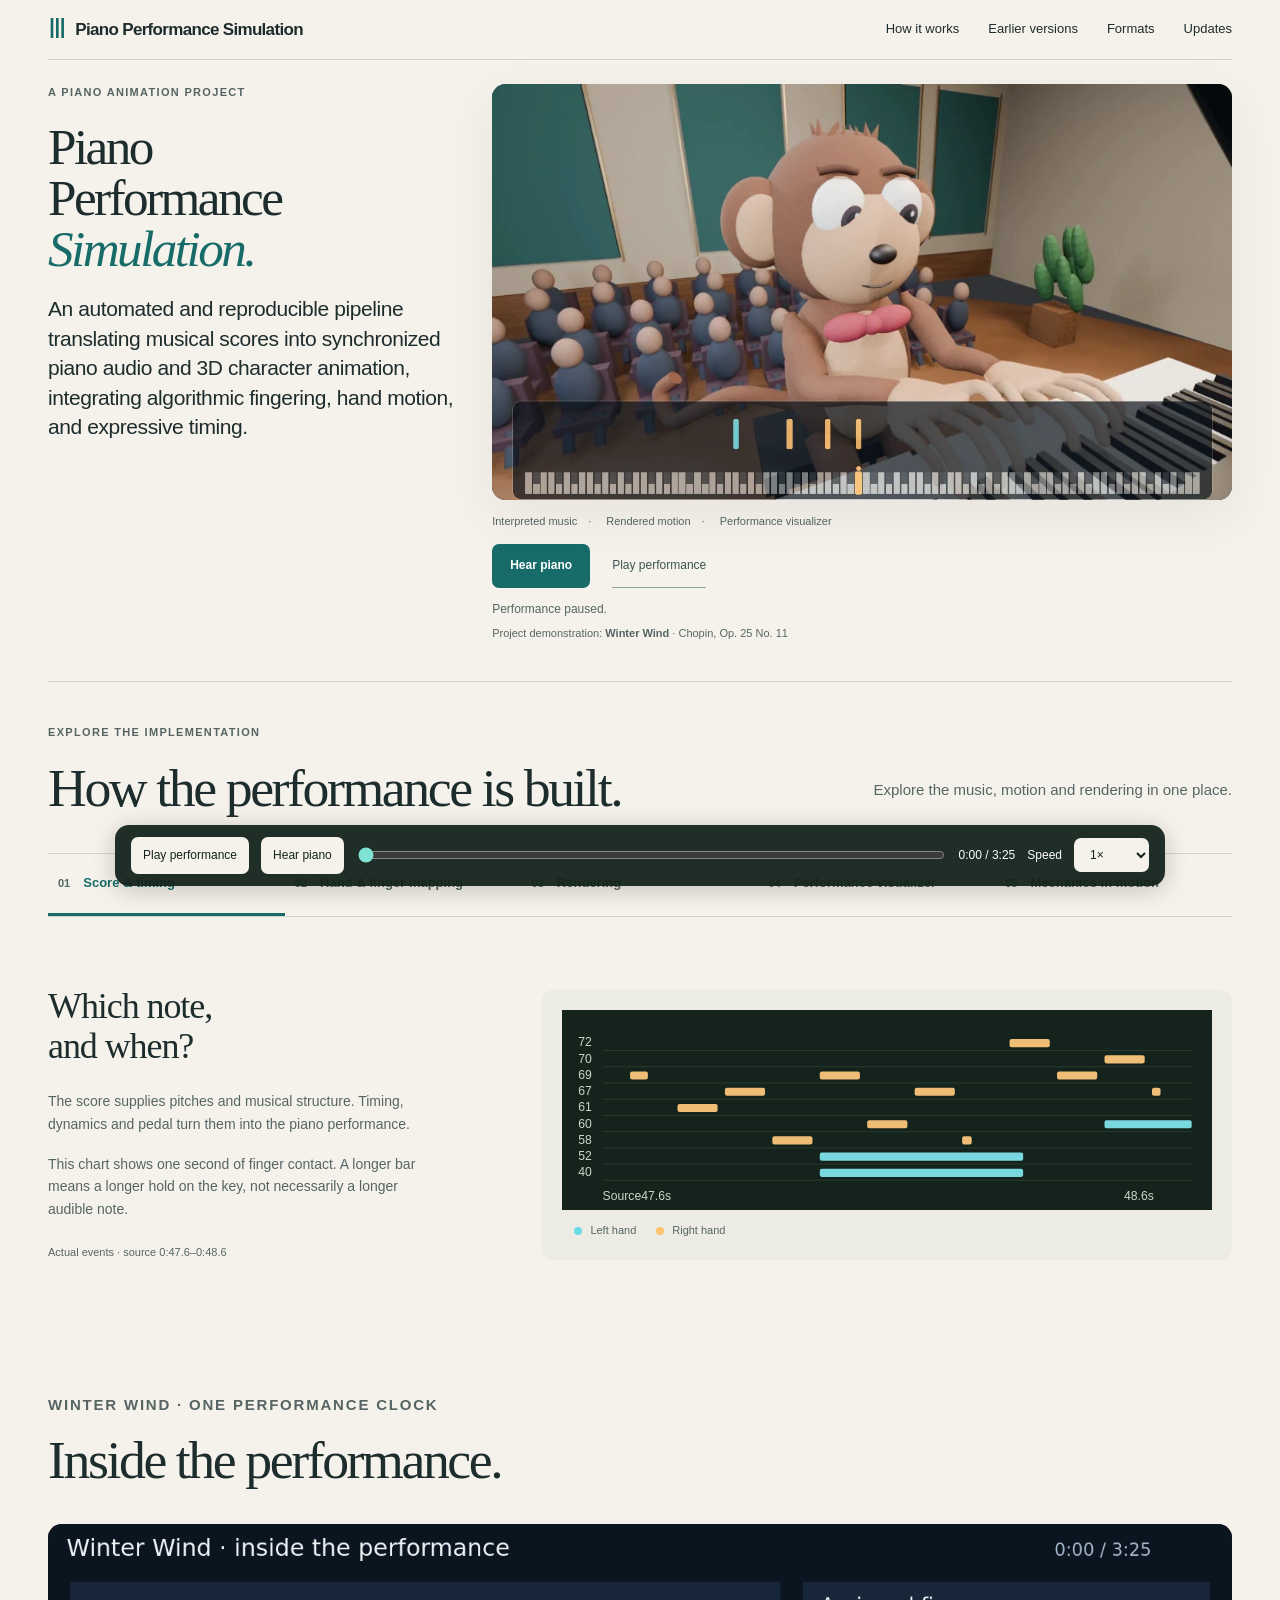
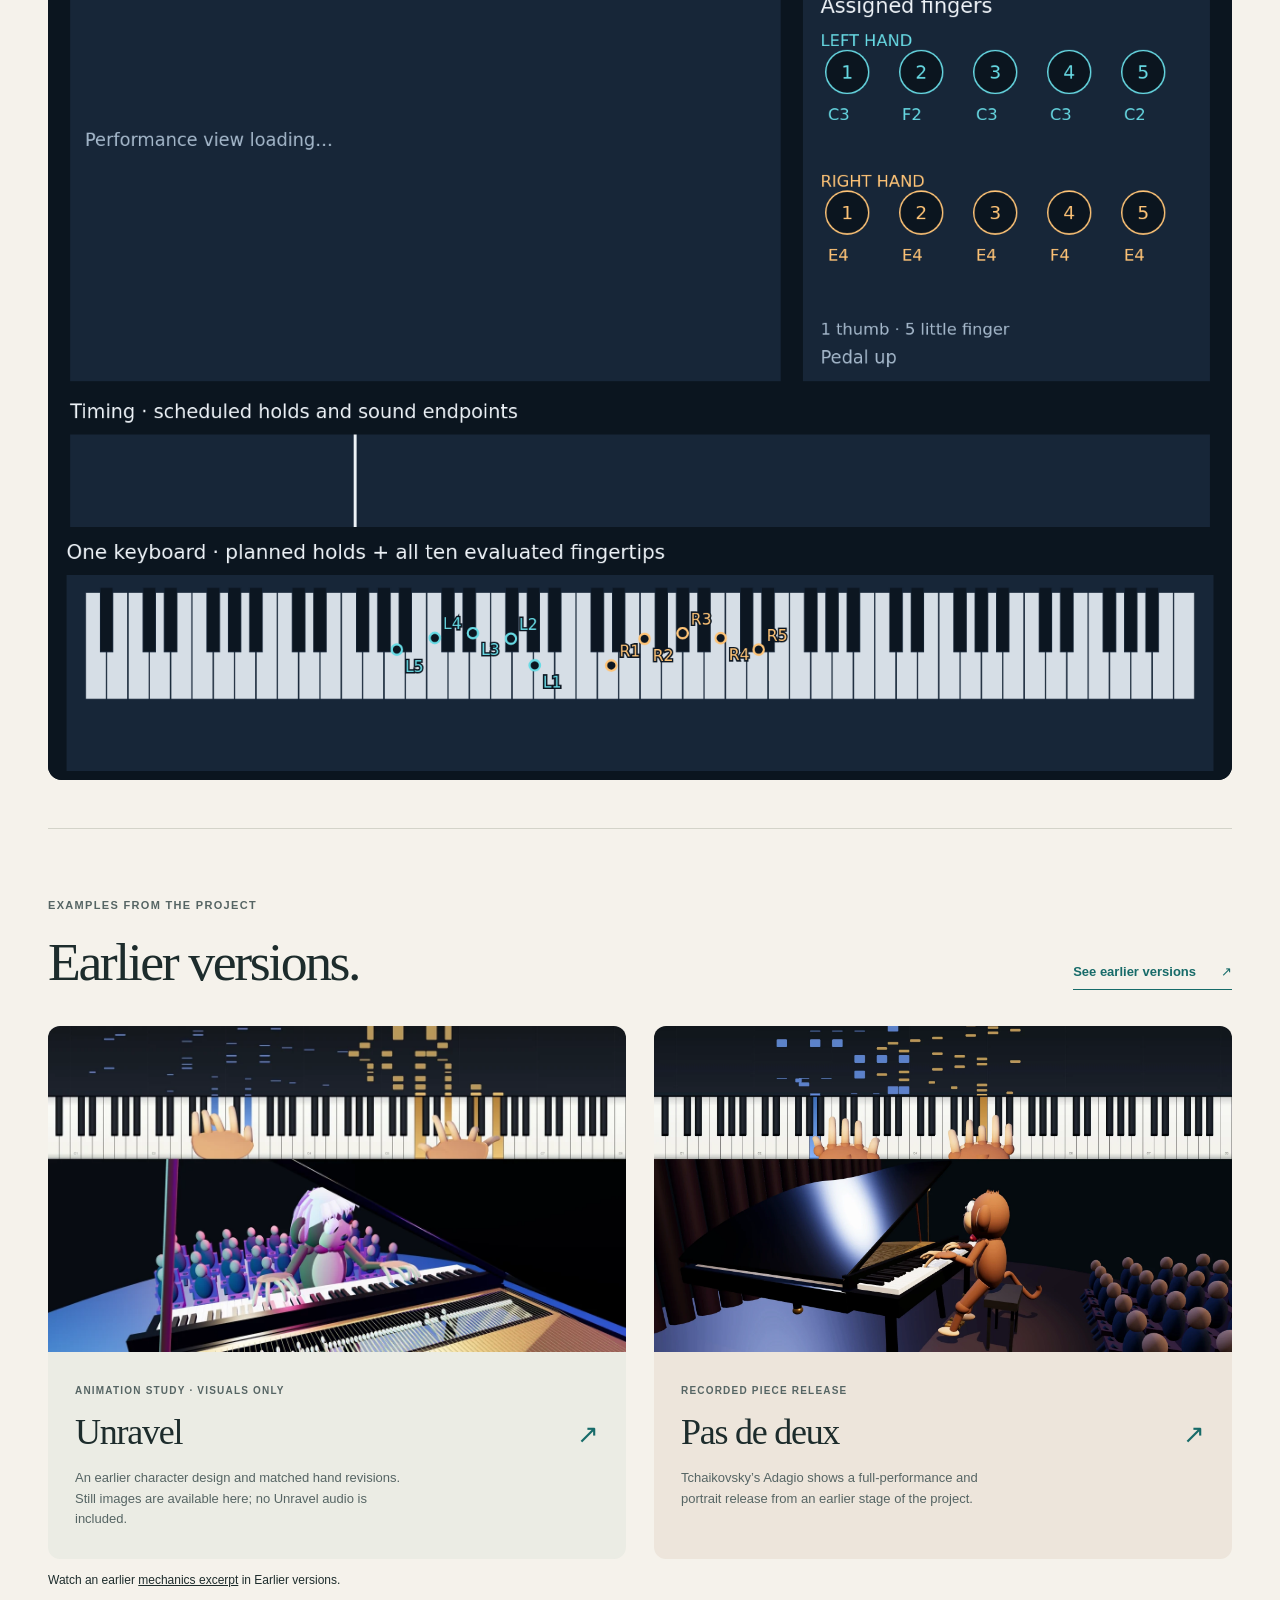
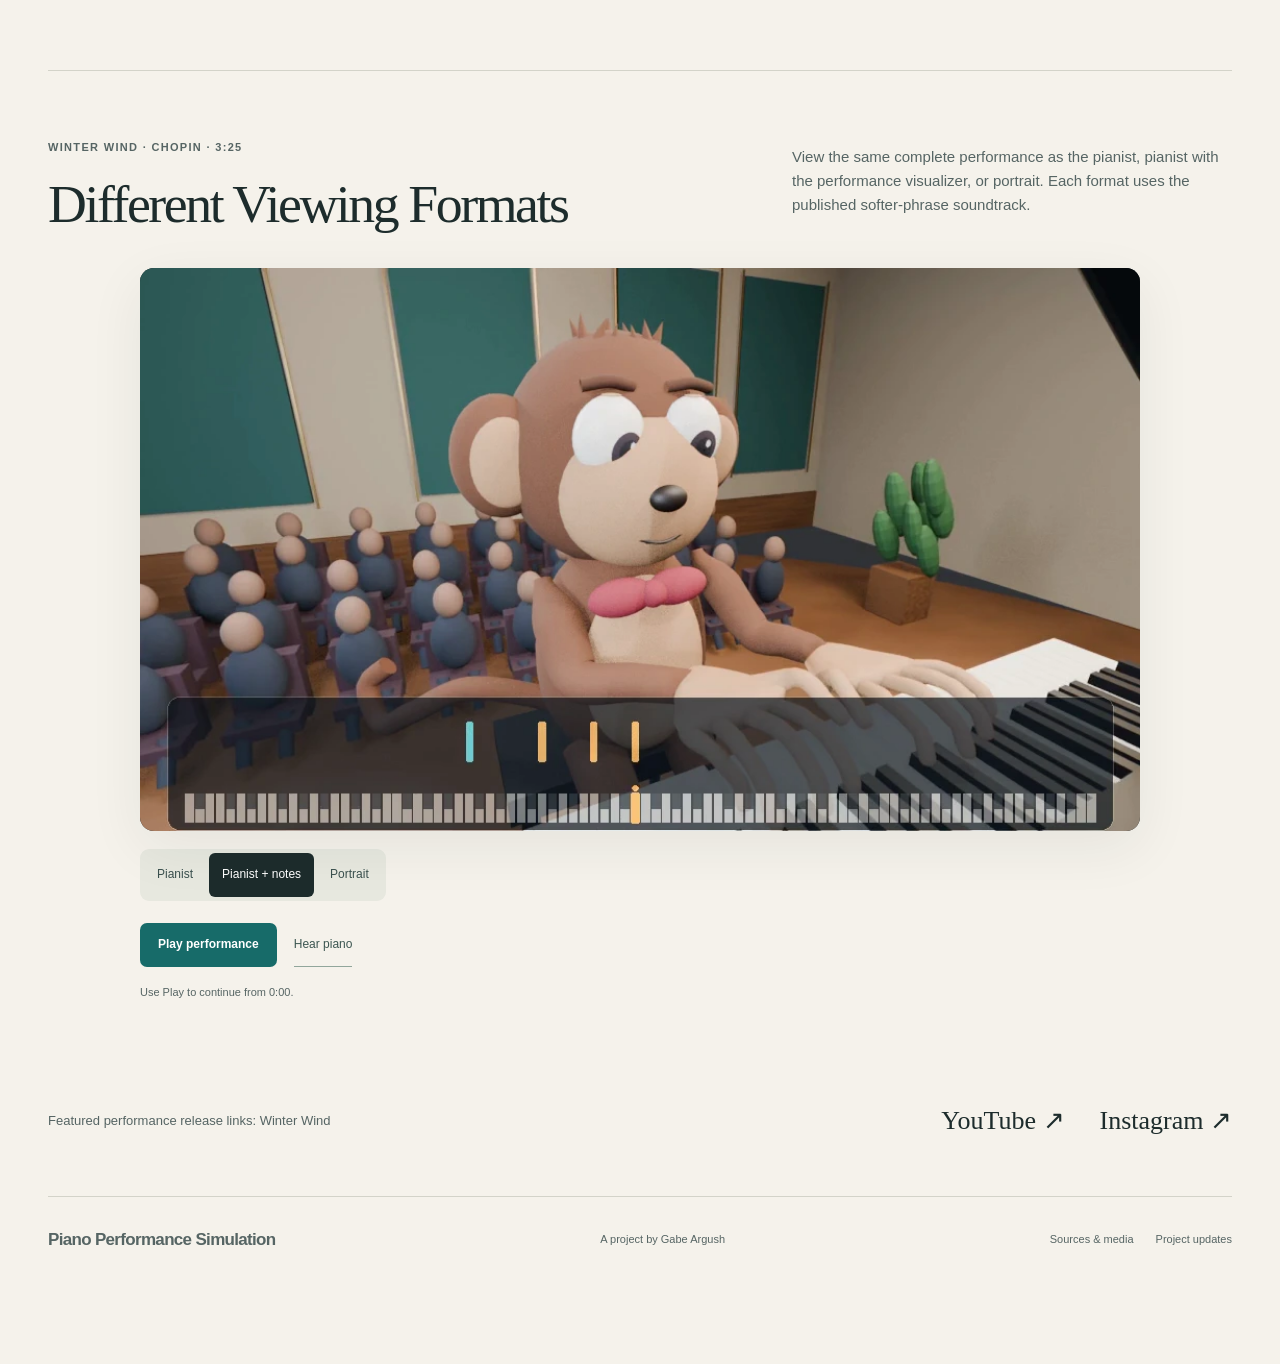
<file: index.html>
<!doctype html><html lang="en"><head><meta charset="utf-8"><meta name="viewport" content="width=device-width,initial-scale=1"><meta name="description" content="Explore Piano Performance Simulation: interpreted note timing, animated fingers and keys, software rendering, falling notes and performance revisions."><meta name="theme-color" content="#f5f2eb"><title>Piano Performance Simulation — From score to animated performance</title><link rel="stylesheet" href="style.css?v=9"><script defer src="media.js"></script><script defer src="performance-data.js?v=8"></script><script defer src="tip-data.js?v=8"></script><script defer src="tip-view.js?v=8"></script><script defer src="key-layout.js?v=9"></script><script defer src="app.js?v=10"></script></head><body>
<a class="skip" href="#main">Skip to the project</a><header class="site-header wrap"><a class="brand" href="index.html"><span class="piano-mark" aria-hidden="true">Ⅲ</span>Piano Performance Simulation</a><nav aria-label="Main navigation"><a href="index.html#process">How it works</a><a href="work.html">Earlier versions</a><a href="index.html#performance">Formats</a><a href="release-log.html">Updates</a></nav></header>
<main id="main"><section class="hero wrap" id="hero" aria-labelledby="project-title"><div class="hero-copy"><p class="eyebrow">A piano animation project</p><h1 id="project-title">Piano<br>Performance<br><em>Simulation.</em></h1><p class="hero-lead">An automated and reproducible pipeline translating musical scores into synchronized piano audio and 3D character animation, integrating algorithmic fingering, hand motion, and expressive timing.</p></div>
<div class="hero-preview" id="hero-preview" data-state="poster"><div class="hero-animation"><img src="assets/winter-wind-poster.webp" alt="Krystian playing Winter Wind in the recital room" class="hero-poster"><video id="hero-video" autoplay muted loop playsinline preload="none" data-src="assets/media/winter-wind-notes.mp4" poster="assets/winter-wind-poster.webp" aria-hidden="true"></video></div><div class="hero-facts"><span>Interpreted music</span><span>Rendered motion</span><span>Performance visualizer</span></div><div class="hero-actions"><button type="button" class="primary" id="hero-sound" aria-pressed="false">Hear preview <span aria-hidden="true">♪</span></button><button type="button" class="quiet-button" id="hero-motion">Pause preview</button></div><p class="hero-preview-status" id="hero-status" role="status">Muted preview · tap to hear the piano.</p><p class="demo-caption">Project demonstration: <strong>Winter Wind</strong> · Chopin, Op. 25 No. 11</p></div></section>

<section class="layers-section wrap" id="process" aria-labelledby="process-title"><div class="section-heading"><div><p class="eyebrow">Explore the implementation</p><h2 id="process-title">How the performance is built.</h2></div><p>Explore the music, motion and rendering in one place.</p></div><div class="process-tabs" role="tablist" aria-label="Explore the project"><button id="tab-score" role="tab" type="button" aria-selected="true" aria-controls="panel-score" tabindex="0" data-tab="score"><span>01</span>Score & timing</button><button id="tab-hands" role="tab" type="button" aria-selected="false" aria-controls="panel-hands" tabindex="-1" data-tab="hands"><span>02</span>Hand & finger mapping</button><button id="tab-scene" role="tab" type="button" aria-selected="false" aria-controls="panel-scene" tabindex="-1" data-tab="scene"><span>03</span>Rendering</button><button id="tab-notes" role="tab" type="button" aria-selected="false" aria-controls="panel-notes" tabindex="-1" data-tab="notes"><span>04</span>Performance visualizer</button><button id="tab-review" role="tab" type="button" aria-selected="false" aria-controls="panel-review" tabindex="-1" data-tab="review"><span>05</span>Mechanics in motion</button></div>
<div class="process-panel" role="tabpanel" id="panel-score" aria-labelledby="tab-score"><div class="panel-copy"><h3>Which note,<br>and when?</h3><p>The score supplies pitches and musical structure. Timing, dynamics and pedal turn them into the piano performance.</p><p>This chart shows one second of finger contact. A longer bar means a longer hold on the key, not necessarily a longer audible note.</p><span class="small-caption">Actual events · source 0:47.6–0:48.6</span></div><figure class="event-figure" tabindex="0" aria-label="Key contact chart, horizontally scrollable on small screens"><img src="assets/contact-events.svg" alt="Actual note contact bars over one second, with cyan for the left hand and amber for the right"><figcaption><i class="dot cyan"></i>Left hand <i class="dot amber"></i>Right hand</figcaption></figure></div>
<div class="process-panel" role="tabpanel" id="panel-hands" aria-labelledby="tab-hands" hidden><div class="panel-copy"><h3>Map a note<br>to a finger.</h3><p>Hand assignments and a fingering plan connect pitches to physical contact. Held notes limit which fingers are free, while the wrist prepares the next reach.</p><p>The diagnostic view shows finger assignments alongside the corresponding earlier performance frame.</p></div><figure><img src="assets/mechanics-fingers.png" alt="Archived finger-assignment diagnostic and matching earlier Unravel performance frame" loading="lazy"><figcaption>Completed walkthrough at 0:28 · earlier Unravel implementation, not a new measurement of Winter Wind.</figcaption></figure></div>
<div class="process-panel" role="tabpanel" id="panel-scene" aria-labelledby="tab-scene" hidden><div class="panel-copy"><h3>Rendering</h3><p>Rendering software turns the animated character, instrument, stage and cameras into video frames. The rig connects joint positions with fingertip targets and moving keys.</p><p>This archived diagnostic projects the right-hand joints beside the finished scene. Its readout belongs to the specific source frame shown.</p></div><figure><img src="assets/mechanics-rig.png" alt="Earlier joint-coordinate diagnostic with computed targets, moving keys and its matching rendered frame" loading="lazy"><figcaption>Completed walkthrough at 0:32 · earlier Unravel rig diagnostic.</figcaption></figure></div>
<div class="process-panel" role="tabpanel" id="panel-notes" aria-labelledby="tab-notes" hidden><div class="panel-copy"><h3>See the notes<br>arrive.</h3><p>The bars enter gradually and reach the keyboard when a note is played. Their positions stay tied to the same pitches as the camera changes.</p><p>The portrait version uses larger, naturally spaced white and black keys. Hand colors come from the performing-hand assignments.</p><button class="text-link" type="button" id="show-portrait">Try the portrait view <span aria-hidden="true">↑</span></button></div><figure class="notes-figure"><img src="assets/notes.webp" alt="Actual portrait note layer with larger white and black keys and cyan and amber note bars" loading="lazy"><figcaption>The note layer from the published portrait layout.</figcaption></figure></div><div class="process-panel" role="tabpanel" id="panel-review" aria-labelledby="tab-review" hidden><div class="panel-copy"><h3>Watch the<br>mechanics change.</h3><p>Timing, finger assignments and rig targets move through the passage. Comparing the diagnostics with the rendered frame helps explain how the motion is built.</p><p>Press Play for a silent excerpt from the completed project walkthrough. It documents an earlier implementation.</p></div><figure><video controls muted playsinline preload="none" poster="assets/mechanics-timing.png" aria-label="Silent earlier mechanics walkthrough: timing, fingers and joint targets"><source src="assets/mechanics-walkthrough.mp4" type="video/mp4"></video><figcaption>Walkthrough 0:22–0:34 · earlier Unravel diagnostics. Audio omitted. The poster remains still until you choose Play.</figcaption></figure></div></section>
<section class="mechanics-demos wrap" id="mechanics-demos" aria-labelledby="demos-title"><div class="section-heading"><div><p class="eyebrow">Winter Wind · one performance clock</p><h2 id="demos-title">Inside the performance.</h2></div></div><div class="combined-diagnostic"><canvas id="diagnostic-canvas" width="1600" height="1157" role="img" aria-label="Winter Wind performance with synchronized timing, pedal, finger assignments, planned key contacts and all ten evaluated fingertips">Your browser cannot display the combined diagnostic. The full performance remains available below.</canvas><video id="diagnostic-video" muted playsinline preload="metadata" hidden aria-hidden="true" tabindex="-1" src="assets/media/winter-wind-clean.mp4"></video></div></section>
<section class="other-section wrap" id="other-work"><div class="section-heading"><div><p class="eyebrow">Examples from the project</p><h2>Earlier versions.</h2></div><a class="text-link" href="work.html">See earlier versions <span aria-hidden="true">↗</span></a></div><div class="work-grid"><a class="work-card" href="work.html#unravel"><img src="assets/unravel.webp" alt="An earlier Unravel animation with a different character design" loading="lazy"><div><span class="eyebrow">Animation study · visuals only</span><h3>Unravel</h3><p>An earlier character design and matched hand revisions. Still images are available here; no Unravel audio is included.</p><span class="card-arrow" aria-hidden="true">↗</span></div></a><a class="work-card warm-card" href="work.html#pas-de-deux"><img src="assets/pas-de-deux.webp" alt="Actual frame from the Pas de deux piano performance" loading="lazy"><div><span class="eyebrow">Recorded piece release</span><h3>Pas de deux</h3><p>Tchaikovsky’s Adagio shows a full-performance and portrait release from an earlier stage of the project.</p><span class="card-arrow" aria-hidden="true">↗</span></div></a></div><p id="demo" class="context-note">Watch an earlier <a href="work.html#demo">mechanics excerpt</a> in Earlier versions.</p></section>
<section class="full-performance wrap" id="performance" aria-labelledby="full-title"><div class="section-heading"><div><p class="eyebrow">Winter Wind · Chopin · 3:25</p><h2 id="full-title">Different Viewing Formats</h2></div><p>View the same complete performance as the pianist, pianist with the performance visualizer, or portrait. Each format uses the published softer-phrase soundtrack.</p></div><div class="player-card"><div class="player-stage" id="player-stage"><video id="performance-video" class="buffer-active" controls playsinline preload="metadata" poster="assets/winter-wind-poster.webp" aria-label="Winter Wind performed by Krystian Zimermonkey"></video><video id="performance-buffer" class="buffer-inactive" playsinline preload="metadata" aria-hidden="true" tabindex="-1" aria-label="Winter Wind performed by Krystian Zimermonkey"></video></div><div class="player-toolbar"><div class="layer-controls" role="group" aria-label="Choose a performance view"><button type="button" data-layer="clean" aria-pressed="false">Pianist</button><button type="button" data-layer="composite" aria-pressed="true">Pianist + notes</button><button type="button" data-layer="portrait" aria-pressed="false">Portrait</button></div></div><div class="playback-row"><button class="primary" id="play-button" type="button">Play performance <span aria-hidden="true">▶</span></button><button class="quiet-button" id="mute-button" type="button" aria-pressed="false">Mute sound</button><span id="playback-status" role="status">Press Play to hear the piano.</span></div></div></section>
<section class="watch-elsewhere wrap"><p>Featured performance release links: Winter Wind</p><a href="https://www.youtube.com/watch?v=rXvrlZtr0l8">YouTube <span aria-hidden="true">↗</span></a><a href="https://www.instagram.com/sillymonkeypiano/reel/Dec8_vFpvfG/">Instagram <span aria-hidden="true">↗</span></a></section></main>
<aside class="master-controls" aria-label="Performance playback while scrolling"><button type="button" id="master-toggle">Play performance</button><button type="button" id="master-mute" aria-pressed="false">Hear piano</button><label for="master-seek" class="sr-only">Performance position</label><input id="master-seek" type="range" min="0" max="204.983333" step="0.016667" value="0"><span id="master-clock">0:00 / 3:25</span><label for="master-rate">Speed</label><select id="master-rate"><option value="0.75">0.75×</option><option value="1" selected>1×</option><option value="1.25">1.25×</option></select><span class="sr-only" id="master-status" role="status"></span></aside><footer class="site-footer wrap"><a class="brand" href="index.html">Piano Performance Simulation</a><span>A project by Gabe Argush</span><div><a href="evidence.html">Sources & media</a><a href="release-log.html">Project updates</a></div></footer></body></html>
</file>
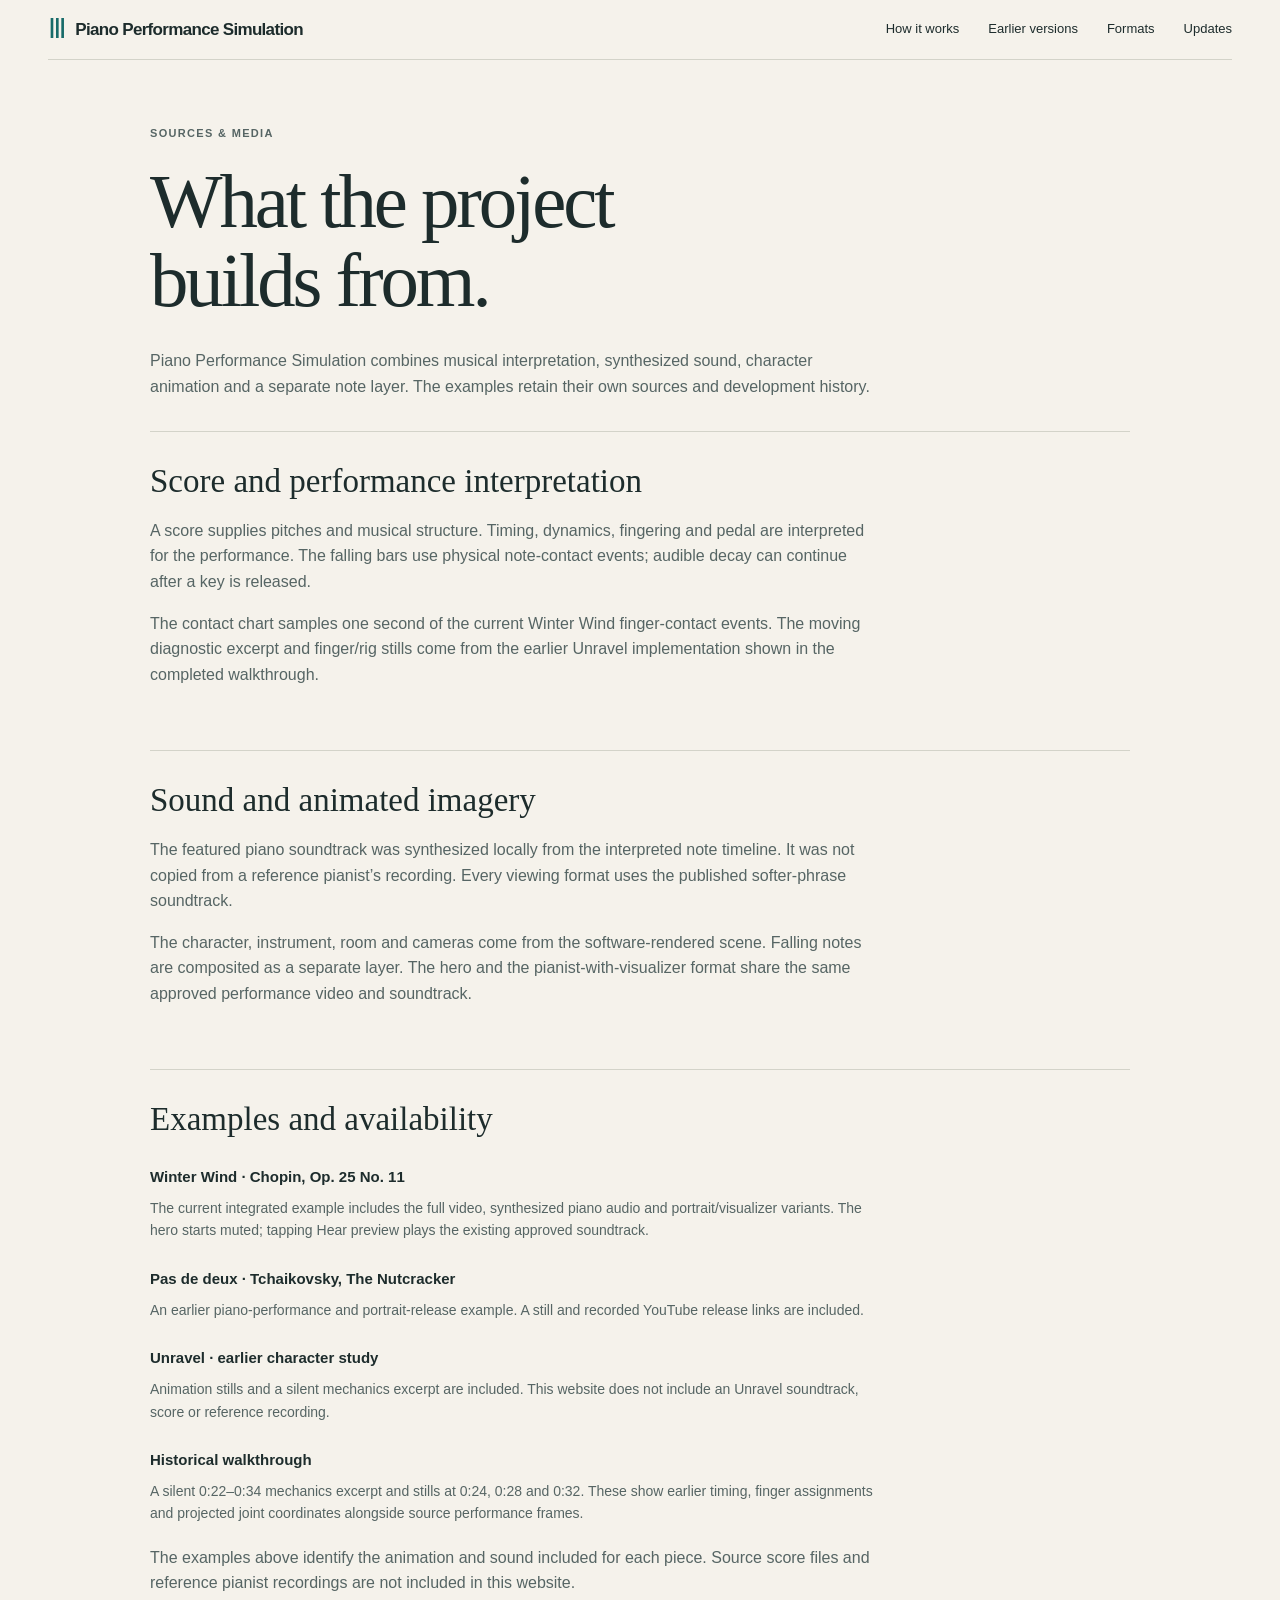
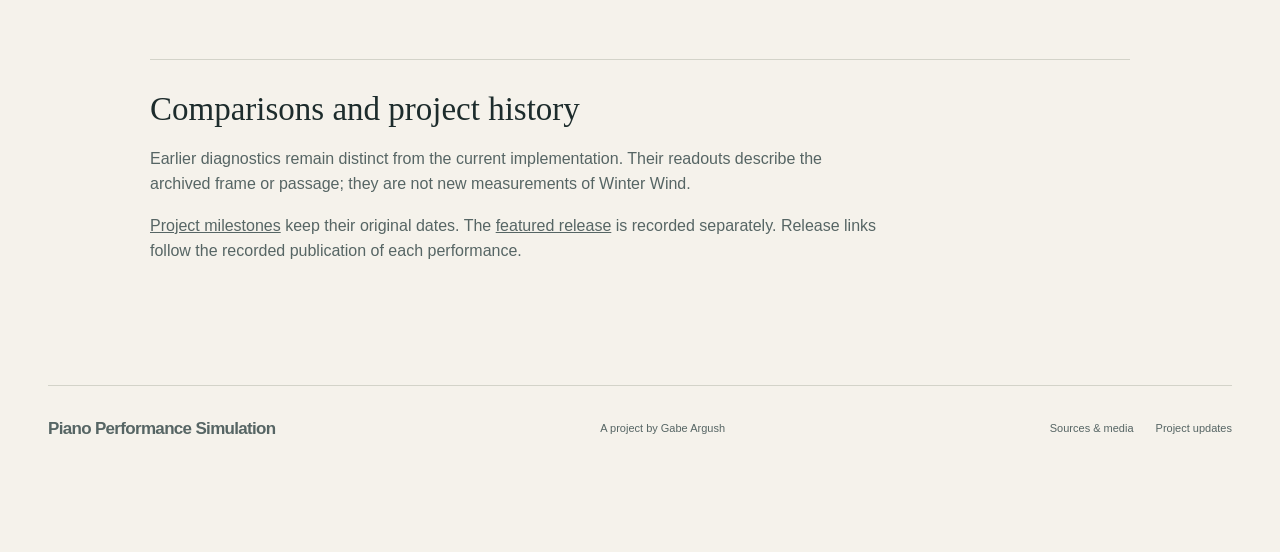
<file: evidence.html>
<!doctype html><html lang="en"><head><meta charset="utf-8"><meta name="viewport" content="width=device-width,initial-scale=1"><title>Sources and media — Piano Performance Simulation</title><link rel="stylesheet" href="style.css?v=5"></head><body><a class="skip" href="#main">Skip to the content</a><header class="site-header wrap"><a class="brand" href="index.html"><span class="piano-mark" aria-hidden="true">Ⅲ</span>Piano Performance Simulation</a><nav aria-label="Main navigation"><a href="index.html#process">How it works</a><a href="work.html">Earlier versions</a><a href="index.html#performance">Formats</a><a href="release-log.html">Updates</a></nav></header><main id="main" class="page-main wrap"><p class="eyebrow">Sources & media</p><h1>What the project<br>builds from.</h1><p>Piano Performance Simulation combines musical interpretation, synthesized sound, character animation and a separate note layer. The examples retain their own sources and development history.</p>
<section class="source-section"><h2>Score and performance interpretation</h2><p>A score supplies pitches and musical structure. Timing, dynamics, fingering and pedal are interpreted for the performance. The falling bars use physical note-contact events; audible decay can continue after a key is released.</p><p>The contact chart samples one second of the current Winter Wind finger-contact events. The moving diagnostic excerpt and finger/rig stills come from the earlier Unravel implementation shown in the completed walkthrough.</p></section>
<section class="source-section"><h2>Sound and animated imagery</h2><p>The featured piano soundtrack was synthesized locally from the interpreted note timeline. It was not copied from a reference pianist’s recording. Every viewing format uses the published softer-phrase soundtrack.</p><p>The character, instrument, room and cameras come from the software-rendered scene. Falling notes are composited as a separate layer. The hero and the pianist-with-visualizer format share the same approved performance video and soundtrack.</p></section>
<section class="source-section" id="featured-media"><h2>Examples and availability</h2><dl class="source-register"><dt>Winter Wind · Chopin, Op. 25 No. 11</dt><dd>The current integrated example includes the full video, synthesized piano audio and portrait/visualizer variants. The hero starts muted; tapping Hear preview plays the existing approved soundtrack.</dd><dt>Pas de deux · Tchaikovsky, The Nutcracker</dt><dd>An earlier piano-performance and portrait-release example. A still and recorded YouTube release links are included. </dd><dt>Unravel · earlier character study</dt><dd>Animation stills and a silent mechanics excerpt are included. This website does not include an Unravel soundtrack, score or reference recording.</dd><dt>Historical walkthrough</dt><dd>A silent 0:22–0:34 mechanics excerpt and stills at 0:24, 0:28 and 0:32. These show earlier timing, finger assignments and projected joint coordinates alongside source performance frames.</dd></dl><p>The examples above identify the animation and sound included for each piece. Source score files and reference pianist recordings are not included in this website.</p></section>
<section class="source-section"><h2>Comparisons and project history</h2><p>Earlier diagnostics remain distinct from the current implementation. Their readouts describe the archived frame or passage; they are not new measurements of Winter Wind.</p><p><a href="release-log.html#milestones">Project milestones</a> keep their original dates. The <a href="release-log.html#releases">featured release</a> is recorded separately. Release links follow the recorded publication of each performance.</p></section></main><footer class="site-footer wrap"><a class="brand" href="index.html">Piano Performance Simulation</a><span>A project by Gabe Argush</span><div><a href="evidence.html">Sources & media</a><a href="release-log.html">Project updates</a></div></footer></body></html>
</file>
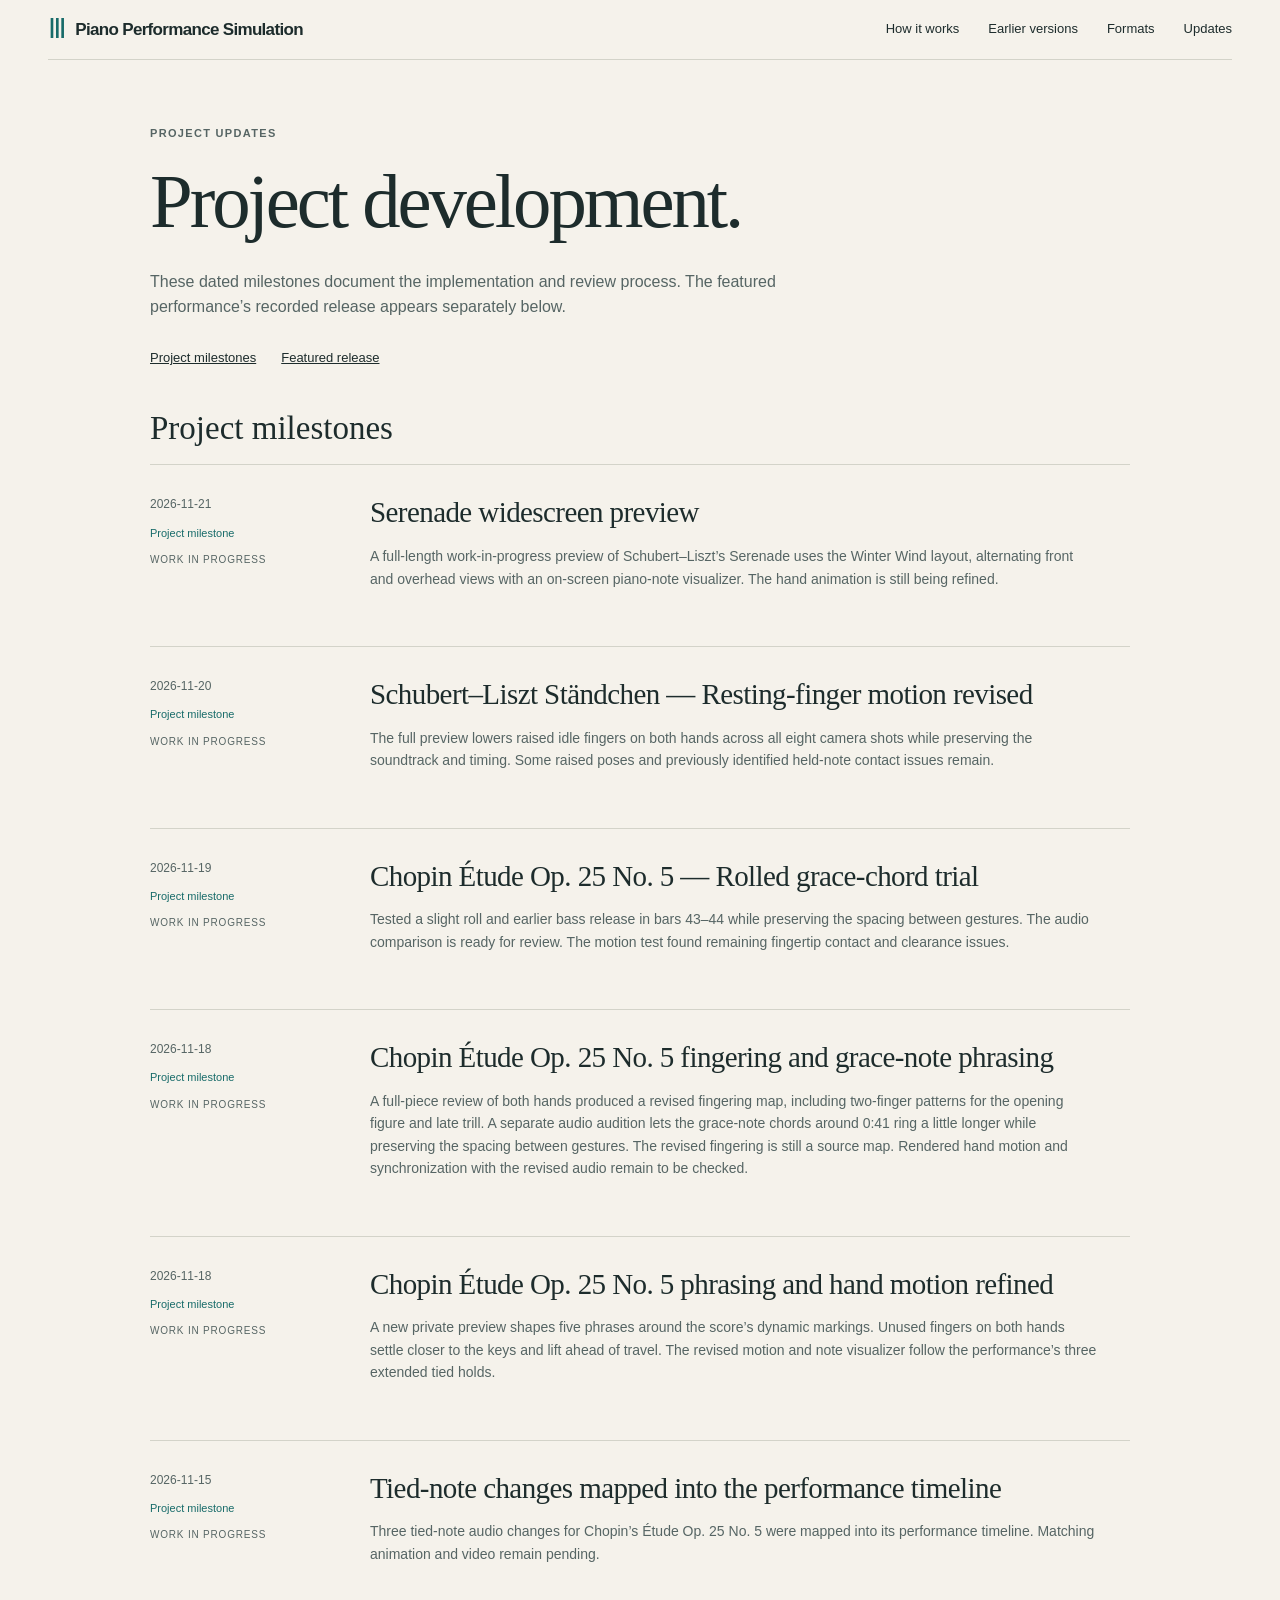
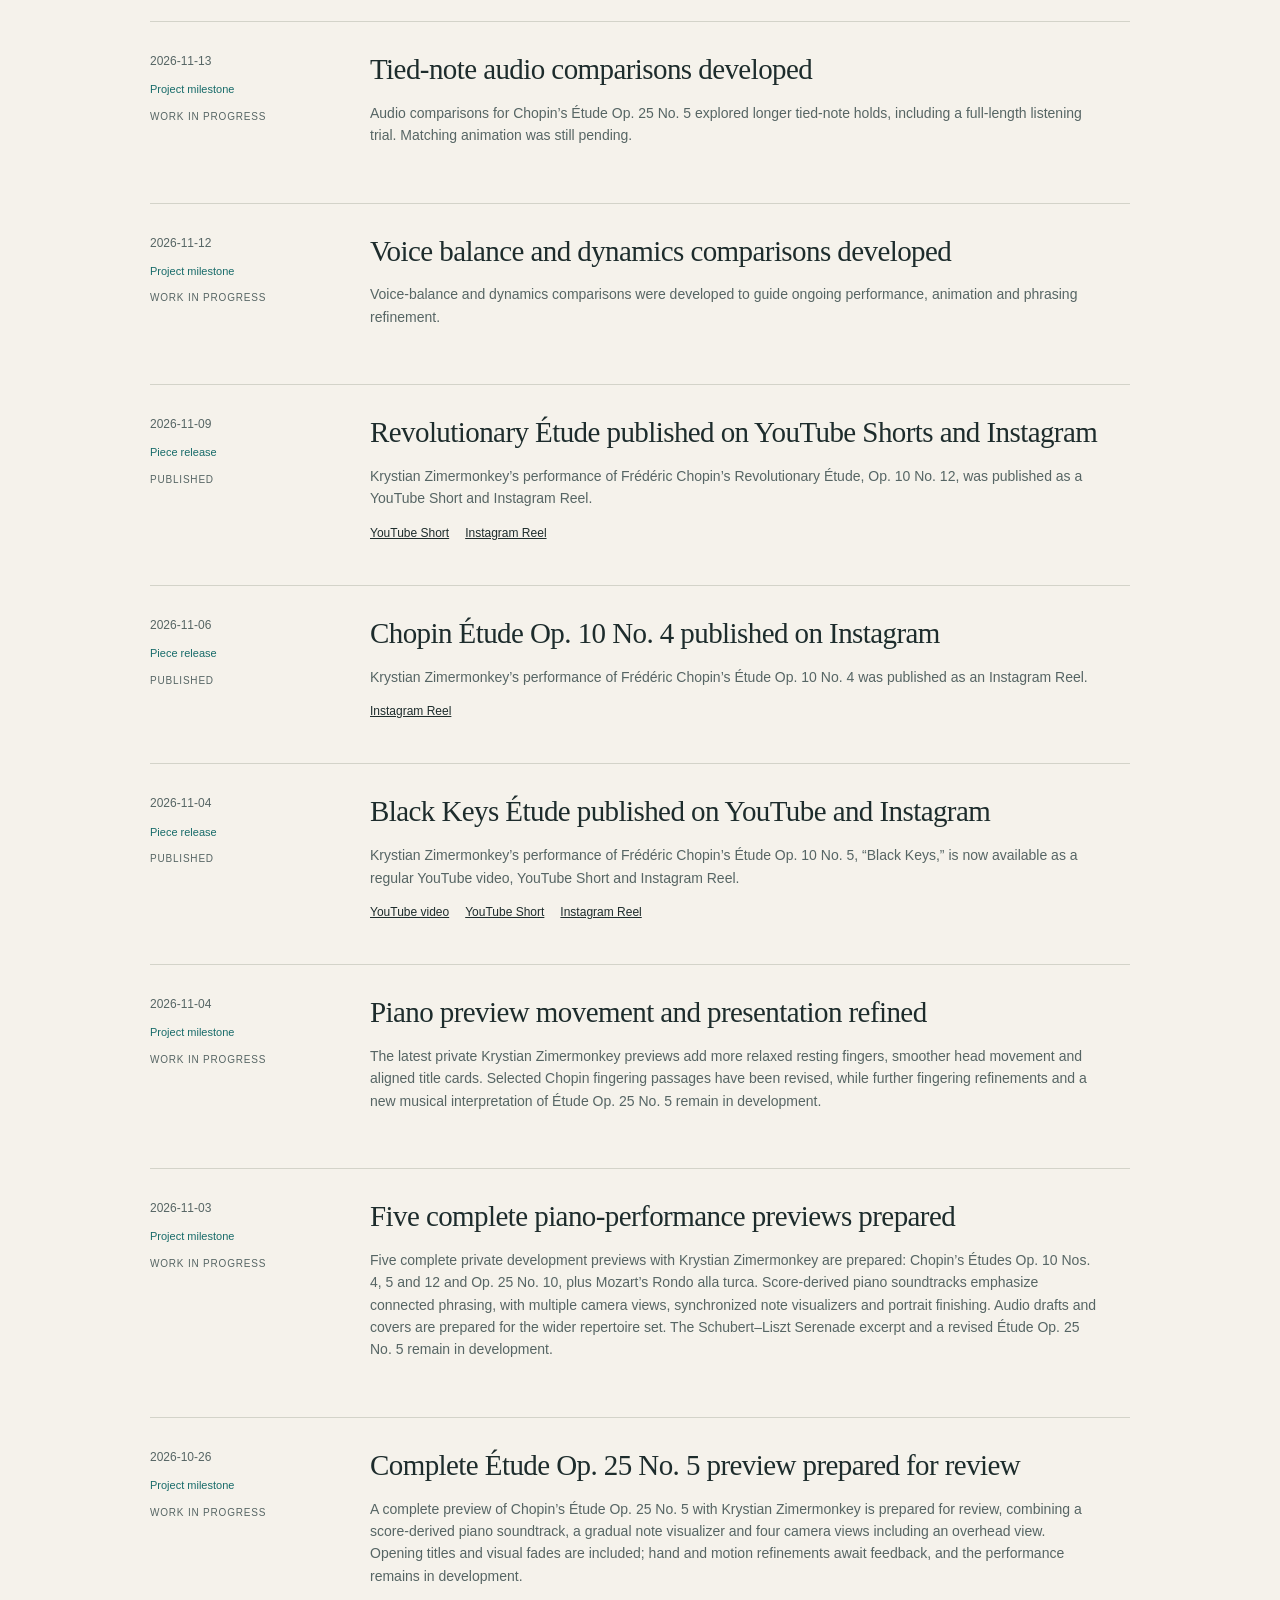
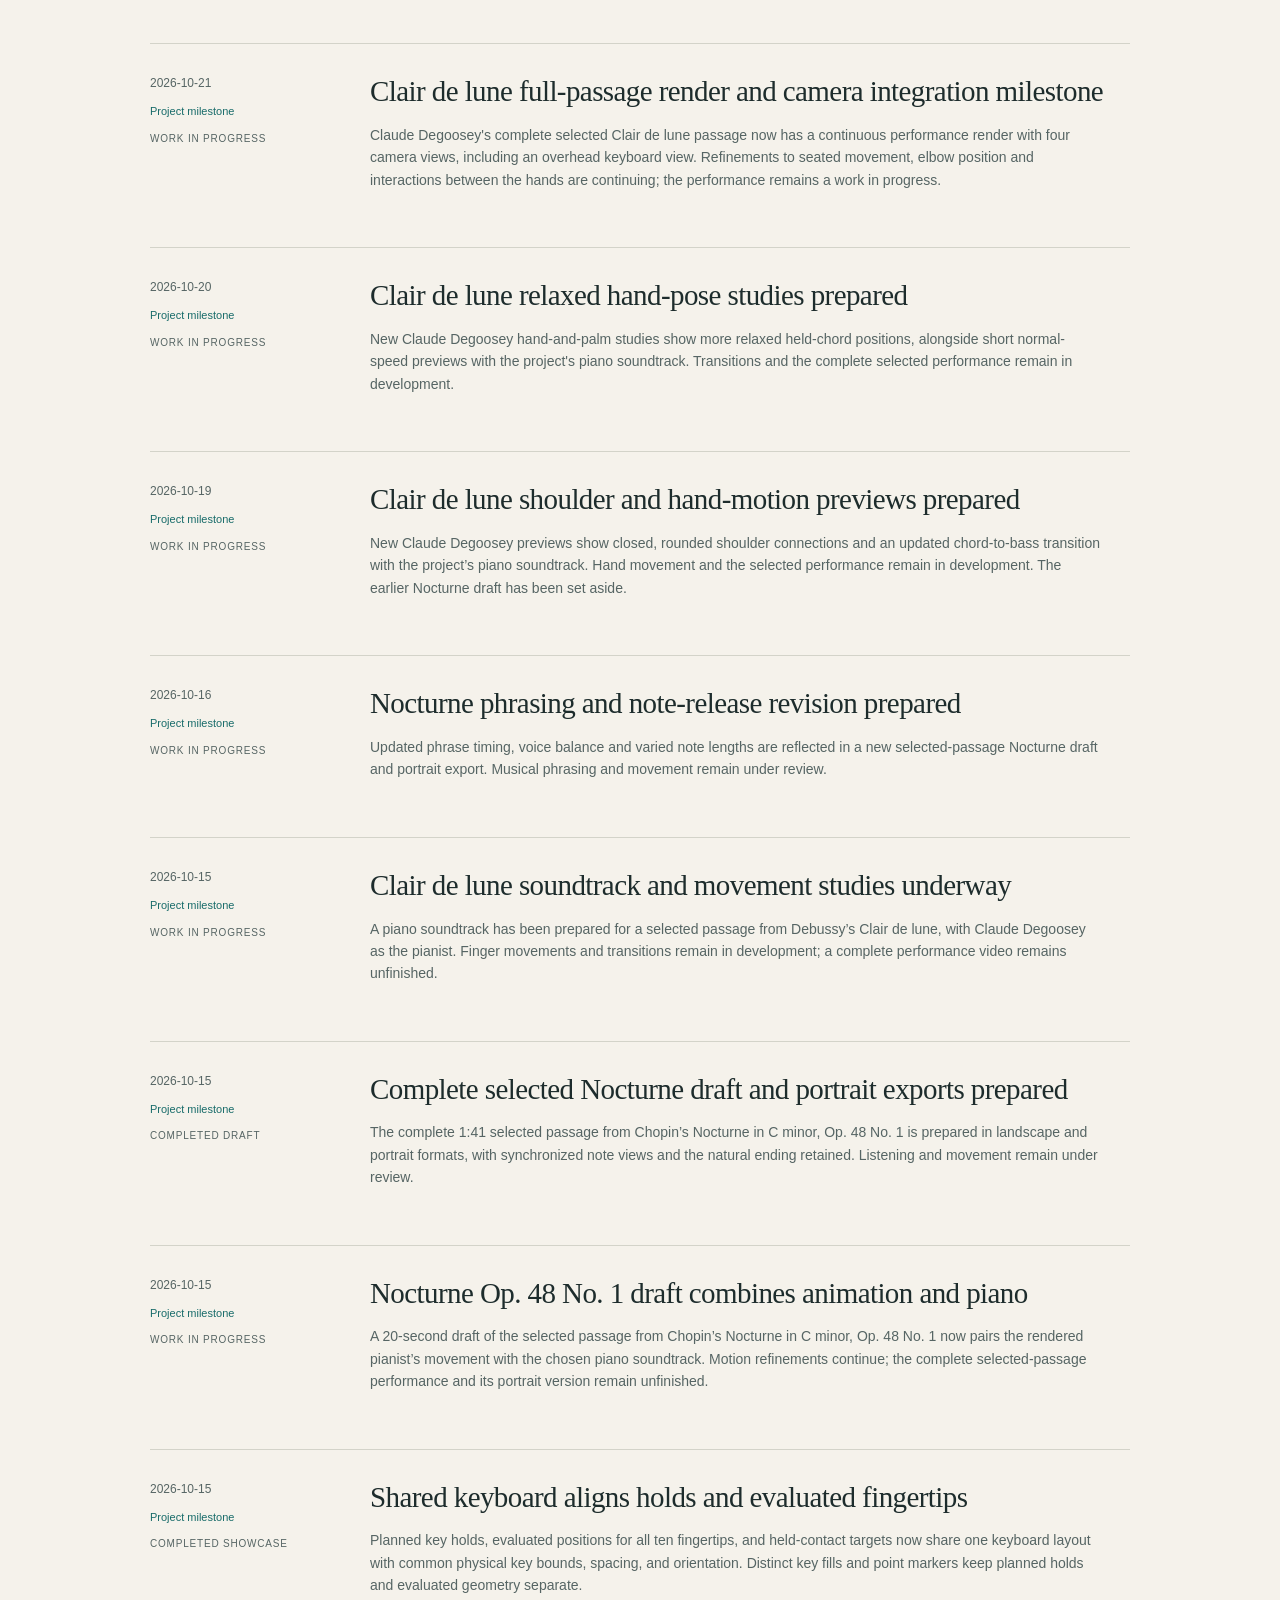
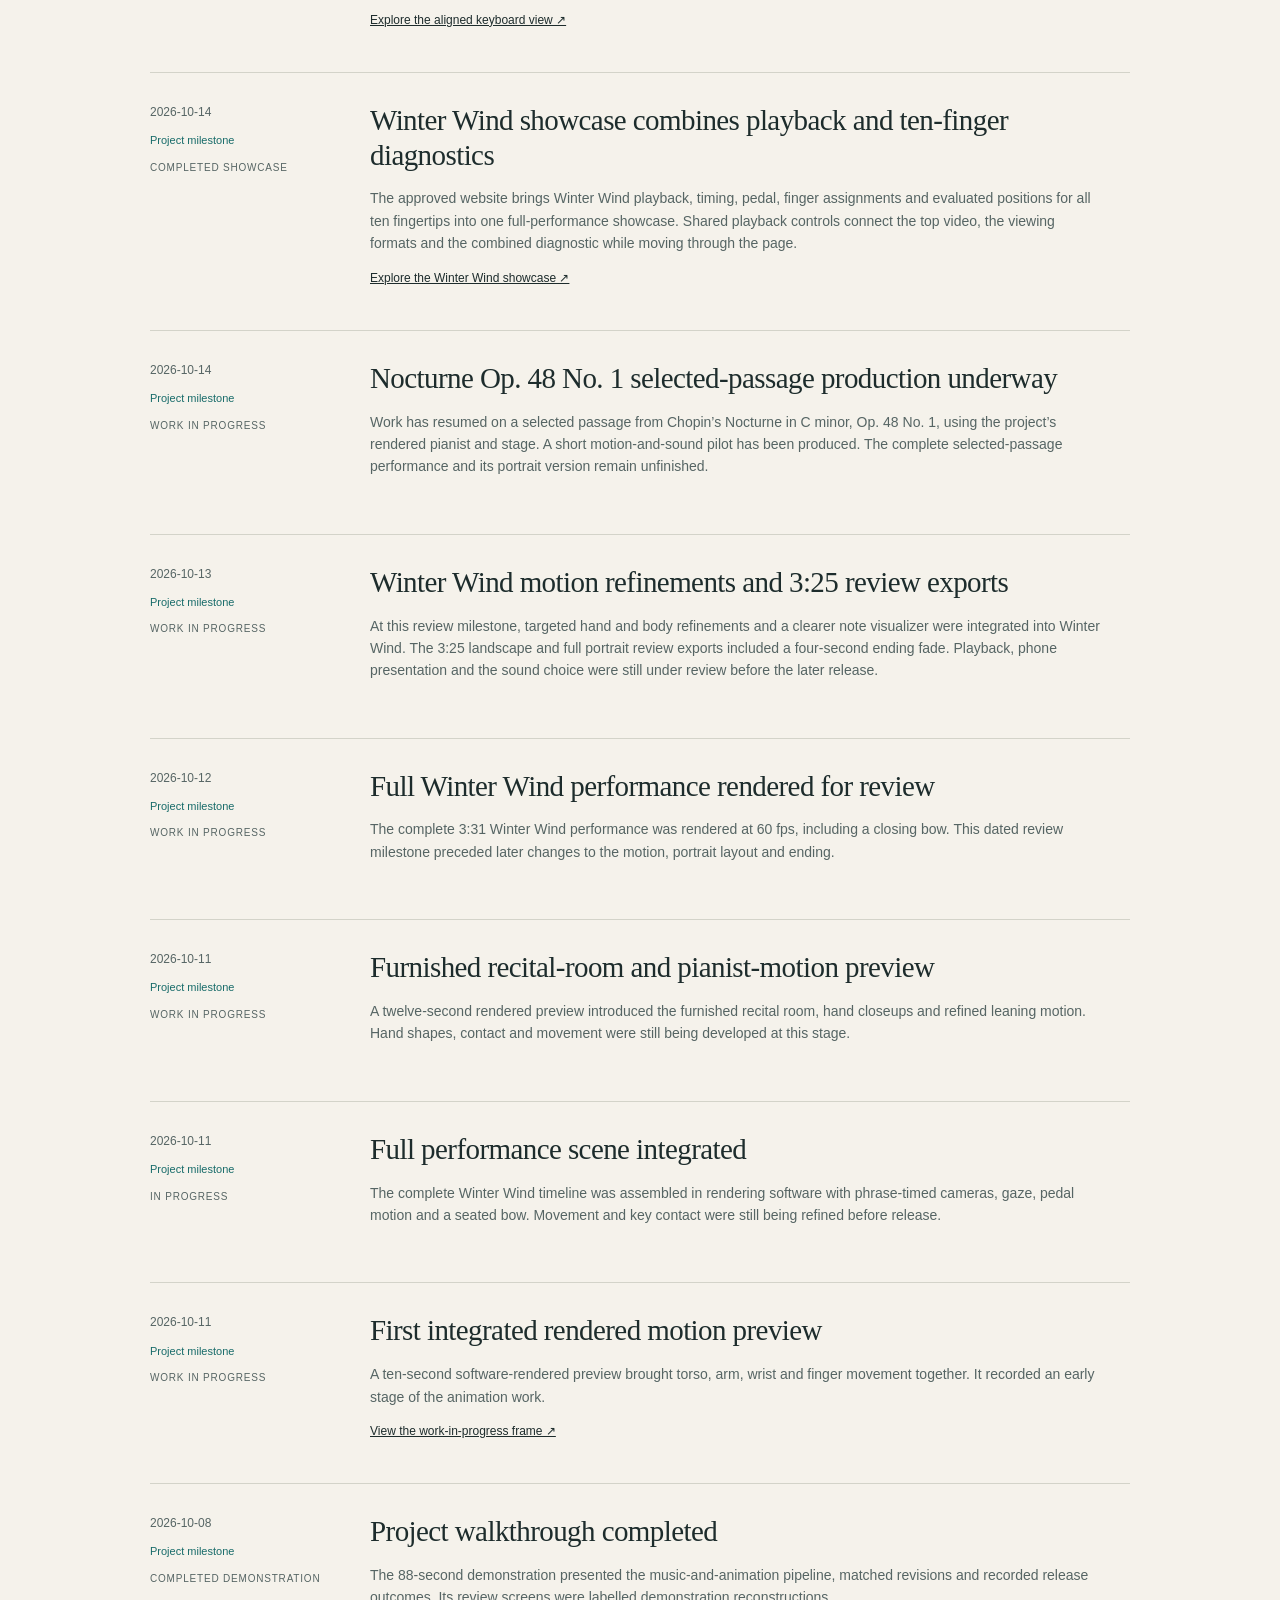
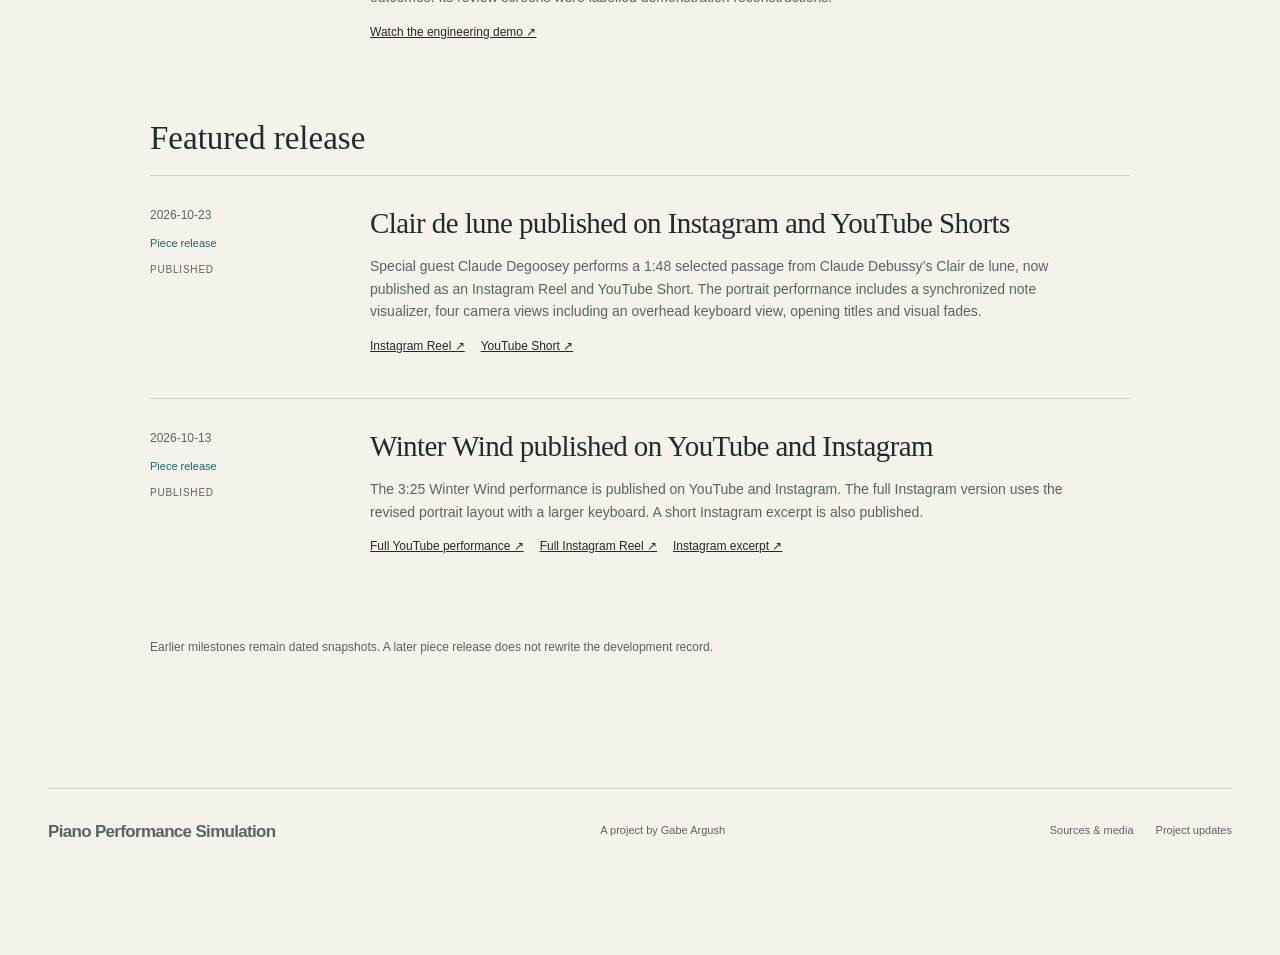
<file: release-log.html>
<!doctype html><html lang="en"><head><meta charset="utf-8"><meta name="viewport" content="width=device-width,initial-scale=1"><title>Project development — Piano Performance Simulation</title><link rel="stylesheet" href="style.css?v=5"></head><body><a class="skip" href="#main">Skip to the content</a><header class="site-header wrap"><a class="brand" href="index.html"><span class="piano-mark" aria-hidden="true">Ⅲ</span>Piano Performance Simulation</a><nav aria-label="Main navigation"><a href="index.html#process">How it works</a><a href="work.html">Earlier versions</a><a href="index.html#performance">Formats</a><a href="release-log.html">Updates</a></nav></header><main id="main" class="page-main wrap"><p class="eyebrow">Project updates</p><h1>Project development.</h1><p>These dated milestones document the implementation and review process. The featured performance’s recorded release appears separately below.</p><div class="links log-nav"><a href="#milestones">Project milestones</a><a href="#releases">Featured release</a></div><section id="milestones" aria-labelledby="milestones-title"><h2 id="milestones-title">Project milestones</h2><article class="log-entry"><div class="log-meta"><time datetime="2026-11-21">2026-11-21</time><span class="log-kind">Project milestone</span><span class="log-status">Work in progress</span></div><div><h3>Serenade widescreen preview</h3><p>A full-length work-in-progress preview of Schubert–Liszt’s Serenade uses the Winter Wind layout, alternating front and overhead views with an on-screen piano-note visualizer. The hand animation is still being refined.</p><ul class="log-links"></ul></div></article><article class="log-entry"><div class="log-meta"><time datetime="2026-11-20">2026-11-20</time><span class="log-kind">Project milestone</span><span class="log-status">Work in progress</span></div><div><h3>Schubert–Liszt Ständchen — Resting-finger motion revised</h3><p>The full preview lowers raised idle fingers on both hands across all eight camera shots while preserving the soundtrack and timing. Some raised poses and previously identified held-note contact issues remain.</p><ul class="log-links"></ul></div></article><article class="log-entry"><div class="log-meta"><time datetime="2026-11-19">2026-11-19</time><span class="log-kind">Project milestone</span><span class="log-status">Work in progress</span></div><div><h3>Chopin Étude Op. 25 No. 5 — Rolled grace-chord trial</h3><p>Tested a slight roll and earlier bass release in bars 43–44 while preserving the spacing between gestures. The audio comparison is ready for review. The motion test found remaining fingertip contact and clearance issues.</p><ul class="log-links"></ul></div></article><article class="log-entry"><div class="log-meta"><time datetime="2026-11-18">2026-11-18</time><span class="log-kind">Project milestone</span><span class="log-status">Work in progress</span></div><div><h3>Chopin Étude Op. 25 No. 5 fingering and grace-note phrasing</h3><p>A full-piece review of both hands produced a revised fingering map, including two-finger patterns for the opening figure and late trill. A separate audio audition lets the grace-note chords around 0:41 ring a little longer while preserving the spacing between gestures. The revised fingering is still a source map. Rendered hand motion and synchronization with the revised audio remain to be checked.</p><ul class="log-links"></ul></div></article><article class="log-entry"><div class="log-meta"><time datetime="2026-11-18">2026-11-18</time><span class="log-kind">Project milestone</span><span class="log-status">Work in progress</span></div><div><h3>Chopin Étude Op. 25 No. 5 phrasing and hand motion refined</h3><p>A new private preview shapes five phrases around the score’s dynamic markings. Unused fingers on both hands settle closer to the keys and lift ahead of travel. The revised motion and note visualizer follow the performance’s three extended tied holds.</p><ul class="log-links"></ul></div></article><article class="log-entry"><div class="log-meta"><time datetime="2026-11-15">2026-11-15</time><span class="log-kind">Project milestone</span><span class="log-status">Work in progress</span></div><div><h3>Tied-note changes mapped into the performance timeline</h3><p>Three tied-note audio changes for Chopin’s Étude Op. 25 No. 5 were mapped into its performance timeline. Matching animation and video remain pending.</p><ul class="log-links"></ul></div></article><article class="log-entry"><div class="log-meta"><time datetime="2026-11-13">2026-11-13</time><span class="log-kind">Project milestone</span><span class="log-status">Work in progress</span></div><div><h3>Tied-note audio comparisons developed</h3><p>Audio comparisons for Chopin’s Étude Op. 25 No. 5 explored longer tied-note holds, including a full-length listening trial. Matching animation was still pending.</p><ul class="log-links"></ul></div></article><article class="log-entry"><div class="log-meta"><time datetime="2026-11-12">2026-11-12</time><span class="log-kind">Project milestone</span><span class="log-status">Work in progress</span></div><div><h3>Voice balance and dynamics comparisons developed</h3><p>Voice-balance and dynamics comparisons were developed to guide ongoing performance, animation and phrasing refinement.</p><ul class="log-links"></ul></div></article><article class="log-entry"><div class="log-meta"><time datetime="2026-11-09">2026-11-09</time><span class="log-kind">Piece release</span><span class="log-status">Published</span></div><div><h3>Revolutionary Étude published on YouTube Shorts and Instagram</h3><p>Krystian Zimermonkey’s performance of Frédéric Chopin’s Revolutionary Étude, Op. 10 No. 12, was published as a YouTube Short and Instagram Reel.</p><ul class="log-links"><li><a href="https://youtube.com/shorts/_FvM1BpldEE" target="_blank" rel="noopener noreferrer">YouTube Short</a></li><li><a href="https://www.instagram.com/sillymonkeypiano/reel/DfibcrvMSl-/" target="_blank" rel="noopener noreferrer">Instagram Reel</a></li></ul></div></article><article class="log-entry"><div class="log-meta"><time datetime="2026-11-06">2026-11-06</time><span class="log-kind">Piece release</span><span class="log-status">Published</span></div><div><h3>Chopin Étude Op. 10 No. 4 published on Instagram</h3><p>Krystian Zimermonkey’s performance of Frédéric Chopin’s Étude Op. 10 No. 4 was published as an Instagram Reel.</p><ul class="log-links"><li><a href="https://www.instagram.com/sillymonkeypiano/reel/DfamUj1hXV6/" target="_blank" rel="noopener noreferrer">Instagram Reel</a></li></ul></div></article><article class="log-entry"><div class="log-meta"><time datetime="2026-11-04">2026-11-04</time><span class="log-kind">Piece release</span><span class="log-status">Published</span></div><div><h3>Black Keys Étude published on YouTube and Instagram</h3><p>Krystian Zimermonkey’s performance of Frédéric Chopin’s Étude Op. 10 No. 5, “Black Keys,” is now available as a regular YouTube video, YouTube Short and Instagram Reel.</p><ul class="log-links"><li><a href="https://www.youtube.com/watch?v=ixnu3zxHU1Y" target="_blank" rel="noopener noreferrer">YouTube video</a></li><li><a href="https://youtube.com/shorts/qf86_2Bqqjs" target="_blank" rel="noopener noreferrer">YouTube Short</a></li><li><a href="https://www.instagram.com/sillymonkeypiano/reel/DfVj77ihf6w/" target="_blank" rel="noopener noreferrer">Instagram Reel</a></li></ul></div></article><article class="log-entry"><div class="log-meta"><time datetime="2026-11-04">2026-11-04</time><span class="log-kind">Project milestone</span><span class="log-status">Work in progress</span></div><div><h3>Piano preview movement and presentation refined</h3><p>The latest private Krystian Zimermonkey previews add more relaxed resting fingers, smoother head movement and aligned title cards. Selected Chopin fingering passages have been revised, while further fingering refinements and a new musical interpretation of Étude Op. 25 No. 5 remain in development.</p><ul class="log-links"></ul></div></article><article class="log-entry"><div class="log-meta"><time datetime="2026-11-03">2026-11-03</time><span class="log-kind">Project milestone</span><span class="log-status">Work in progress</span></div><div><h3>Five complete piano-performance previews prepared</h3><p>Five complete private development previews with Krystian Zimermonkey are prepared: Chopin’s Études Op. 10 Nos. 4, 5 and 12 and Op. 25 No. 10, plus Mozart’s Rondo alla turca. Score-derived piano soundtracks emphasize connected phrasing, with multiple camera views, synchronized note visualizers and portrait finishing. Audio drafts and covers are prepared for the wider repertoire set. The Schubert–Liszt Serenade excerpt and a revised Étude Op. 25 No. 5 remain in development.</p><ul class="log-links"></ul></div></article><article class="log-entry"><div class="log-meta"><time datetime="2026-10-26">2026-10-26</time><span class="log-kind">Project milestone</span><span class="log-status">Work in progress</span></div><div><h3>Complete Étude Op. 25 No. 5 preview prepared for review</h3><p>A complete preview of Chopin’s Étude Op. 25 No. 5 with Krystian Zimermonkey is prepared for review, combining a score-derived piano soundtrack, a gradual note visualizer and four camera views including an overhead view. Opening titles and visual fades are included; hand and motion refinements await feedback, and the performance remains in development.</p><ul class="log-links"></ul></div></article><article class="log-entry"><div class="log-meta"><time datetime="2026-10-21">2026-10-21</time><span class="log-kind">Project milestone</span><span class="log-status">Work in progress</span></div><div><h3>Clair de lune full-passage render and camera integration milestone</h3><p>Claude Degoosey&#x27;s complete selected Clair de lune passage now has a continuous performance render with four camera views, including an overhead keyboard view. Refinements to seated movement, elbow position and interactions between the hands are continuing; the performance remains a work in progress.</p><ul class="log-links"></ul></div></article><article class="log-entry"><div class="log-meta"><time datetime="2026-10-20">2026-10-20</time><span class="log-kind">Project milestone</span><span class="log-status">Work in progress</span></div><div><h3>Clair de lune relaxed hand-pose studies prepared</h3><p>New Claude Degoosey hand-and-palm studies show more relaxed held-chord positions, alongside short normal-speed previews with the project&#x27;s piano soundtrack. Transitions and the complete selected performance remain in development.</p><ul class="log-links"></ul></div></article><article class="log-entry"><div class="log-meta"><time datetime="2026-10-19">2026-10-19</time><span class="log-kind">Project milestone</span><span class="log-status">Work in progress</span></div><div><h3>Clair de lune shoulder and hand-motion previews prepared</h3><p>New Claude Degoosey previews show closed, rounded shoulder connections and an updated chord-to-bass transition with the project’s piano soundtrack. Hand movement and the selected performance remain in development. The earlier Nocturne draft has been set aside.</p><ul class="log-links"></ul></div></article><article class="log-entry"><div class="log-meta"><time datetime="2026-10-16">2026-10-16</time><span class="log-kind">Project milestone</span><span class="log-status">Work in progress</span></div><div><h3>Nocturne phrasing and note-release revision prepared</h3><p>Updated phrase timing, voice balance and varied note lengths are reflected in a new selected-passage Nocturne draft and portrait export. Musical phrasing and movement remain under review.</p><ul class="log-links"></ul></div></article><article class="log-entry"><div class="log-meta"><time datetime="2026-10-15">2026-10-15</time><span class="log-kind">Project milestone</span><span class="log-status">Work in progress</span></div><div><h3>Clair de lune soundtrack and movement studies underway</h3><p>A piano soundtrack has been prepared for a selected passage from Debussy’s Clair de lune, with Claude Degoosey as the pianist. Finger movements and transitions remain in development; a complete performance video remains unfinished.</p><ul class="log-links"></ul></div></article><article class="log-entry"><div class="log-meta"><time datetime="2026-10-15">2026-10-15</time><span class="log-kind">Project milestone</span><span class="log-status">Completed draft</span></div><div><h3>Complete selected Nocturne draft and portrait exports prepared</h3><p>The complete 1:41 selected passage from Chopin’s Nocturne in C minor, Op. 48 No. 1 is prepared in landscape and portrait formats, with synchronized note views and the natural ending retained. Listening and movement remain under review.</p><ul class="log-links"></ul></div></article><article class="log-entry"><div class="log-meta"><time datetime="2026-10-15">2026-10-15</time><span class="log-kind">Project milestone</span><span class="log-status">Work in progress</span></div><div><h3>Nocturne Op. 48 No. 1 draft combines animation and piano</h3><p>A 20-second draft of the selected passage from Chopin’s Nocturne in C minor, Op. 48 No. 1 now pairs the rendered pianist’s movement with the chosen piano soundtrack. Motion refinements continue; the complete selected-passage performance and its portrait version remain unfinished.</p><ul class="log-links"></ul></div></article><article class="log-entry"><div class="log-meta"><time datetime="2026-10-15">2026-10-15</time><span class="log-kind">Project milestone</span><span class="log-status">Completed showcase</span></div><div><h3>Shared keyboard aligns holds and evaluated fingertips</h3><p>Planned key holds, evaluated positions for all ten fingertips, and held-contact targets now share one keyboard layout with common physical key bounds, spacing, and orientation. Distinct key fills and point markers keep planned holds and evaluated geometry separate.</p><ul class="log-links"><li><a href="index.html#mechanics-demos">Explore the aligned keyboard view ↗</a></li></ul></div></article><article class="log-entry"><div class="log-meta"><time datetime="2026-10-14">2026-10-14</time><span class="log-kind">Project milestone</span><span class="log-status">Completed showcase</span></div><div><h3>Winter Wind showcase combines playback and ten-finger diagnostics</h3><p>The approved website brings Winter Wind playback, timing, pedal, finger assignments and evaluated positions for all ten fingertips into one full-performance showcase. Shared playback controls connect the top video, the viewing formats and the combined diagnostic while moving through the page.</p><ul class="log-links"><li><a href="index.html#mechanics-demos">Explore the Winter Wind showcase ↗</a></li></ul></div></article><article class="log-entry"><div class="log-meta"><time datetime="2026-10-14">2026-10-14</time><span class="log-kind">Project milestone</span><span class="log-status">Work in progress</span></div><div><h3>Nocturne Op. 48 No. 1 selected-passage production underway</h3><p>Work has resumed on a selected passage from Chopin’s Nocturne in C minor, Op. 48 No. 1, using the project’s rendered pianist and stage. A short motion-and-sound pilot has been produced. The complete selected-passage performance and its portrait version remain unfinished.</p><ul class="log-links"></ul></div></article><article class="log-entry"><div class="log-meta"><time datetime="2026-10-13">2026-10-13</time><span class="log-kind">Project milestone</span><span class="log-status">Work in progress</span></div><div><h3>Winter Wind motion refinements and 3:25 review exports</h3><p>At this review milestone, targeted hand and body refinements and a clearer note visualizer were integrated into Winter Wind. The 3:25 landscape and full portrait review exports included a four-second ending fade. Playback, phone presentation and the sound choice were still under review before the later release.</p><ul class="log-links"></ul></div></article><article class="log-entry"><div class="log-meta"><time datetime="2026-10-12">2026-10-12</time><span class="log-kind">Project milestone</span><span class="log-status">Work in progress</span></div><div><h3>Full Winter Wind performance rendered for review</h3><p>The complete 3:31 Winter Wind performance was rendered at 60 fps, including a closing bow. This dated review milestone preceded later changes to the motion, portrait layout and ending.</p><ul class="log-links"></ul></div></article><article class="log-entry"><div class="log-meta"><time datetime="2026-10-11">2026-10-11</time><span class="log-kind">Project milestone</span><span class="log-status">Work in progress</span></div><div><h3>Furnished recital-room and pianist-motion preview</h3><p>A twelve-second rendered preview introduced the furnished recital room, hand closeups and refined leaning motion. Hand shapes, contact and movement were still being developed at this stage.</p><ul class="log-links"></ul></div></article><article class="log-entry"><div class="log-meta"><time datetime="2026-10-11">2026-10-11</time><span class="log-kind">Project milestone</span><span class="log-status">In progress</span></div><div><h3>Full performance scene integrated</h3><p>The complete Winter Wind timeline was assembled in rendering software with phrase-timed cameras, gaze, pedal motion and a seated bow. Movement and key contact were still being refined before release.</p><ul class="log-links"></ul></div></article><article class="log-entry"><div class="log-meta"><time datetime="2026-10-11">2026-10-11</time><span class="log-kind">Project milestone</span><span class="log-status">Work in progress</span></div><div><h3>First integrated rendered motion preview</h3><p>A ten-second software-rendered preview brought torso, arm, wrist and finger movement together. It recorded an early stage of the animation work.</p><ul class="log-links"><li><a href="assets/rendering-progress.png">View the work-in-progress frame ↗</a></li></ul></div></article><article class="log-entry"><div class="log-meta"><time datetime="2026-10-08">2026-10-08</time><span class="log-kind">Project milestone</span><span class="log-status">Completed demonstration</span></div><div><h3>Project walkthrough completed</h3><p>The 88-second demonstration presented the music-and-animation pipeline, matched revisions and recorded release outcomes. Its review screens were labelled demonstration reconstructions.</p><ul class="log-links"><li><a href="index.html#demo">Watch the engineering demo ↗</a></li></ul></div></article></section><section id="releases" aria-labelledby="releases-title"><h2 id="releases-title">Featured release</h2><article class="log-entry"><div class="log-meta"><time datetime="2026-10-23">2026-10-23</time><span class="log-kind">Piece release</span><span class="log-status">Published</span></div><div><h3>Clair de lune published on Instagram and YouTube Shorts</h3><p>Special guest Claude Degoosey performs a 1:48 selected passage from Claude Debussy’s Clair de lune, now published as an Instagram Reel and YouTube Short. The portrait performance includes a synchronized note visualizer, four camera views including an overhead keyboard view, opening titles and visual fades.</p><ul class="log-links"><li><a href="https://www.instagram.com/sillymonkeypiano/reel/De222vosJcn/">Instagram Reel ↗</a></li><li><a href="https://www.youtube.com/shorts/mNB7tmEwN5E">YouTube Short ↗</a></li></ul></div></article><article class="log-entry"><div class="log-meta"><time datetime="2026-10-13">2026-10-13</time><span class="log-kind">Piece release</span><span class="log-status">Published</span></div><div><h3>Winter Wind published on YouTube and Instagram</h3><p>The 3:25 Winter Wind performance is published on YouTube and Instagram. The full Instagram version uses the revised portrait layout with a larger keyboard. A short Instagram excerpt is also published.</p><ul class="log-links"><li><a href="https://www.youtube.com/watch?v=rXvrlZtr0l8">Full YouTube performance ↗</a></li><li><a href="https://www.instagram.com/sillymonkeypiano/reel/Dec8_vFpvfG/">Full Instagram Reel ↗</a></li><li><a href="https://www.instagram.com/sillymonkeypiano/reel/DedBj6Zv2MP/">Instagram excerpt ↗</a></li></ul></div></article></section><p class="history-note">Earlier milestones remain dated snapshots. A later piece release does not rewrite the development record.</p></main><footer class="site-footer wrap"><a class="brand" href="index.html">Piano Performance Simulation</a><span>A project by Gabe Argush</span><div><a href="evidence.html">Sources & media</a><a href="release-log.html">Project updates</a></div></footer></body></html>
</file>
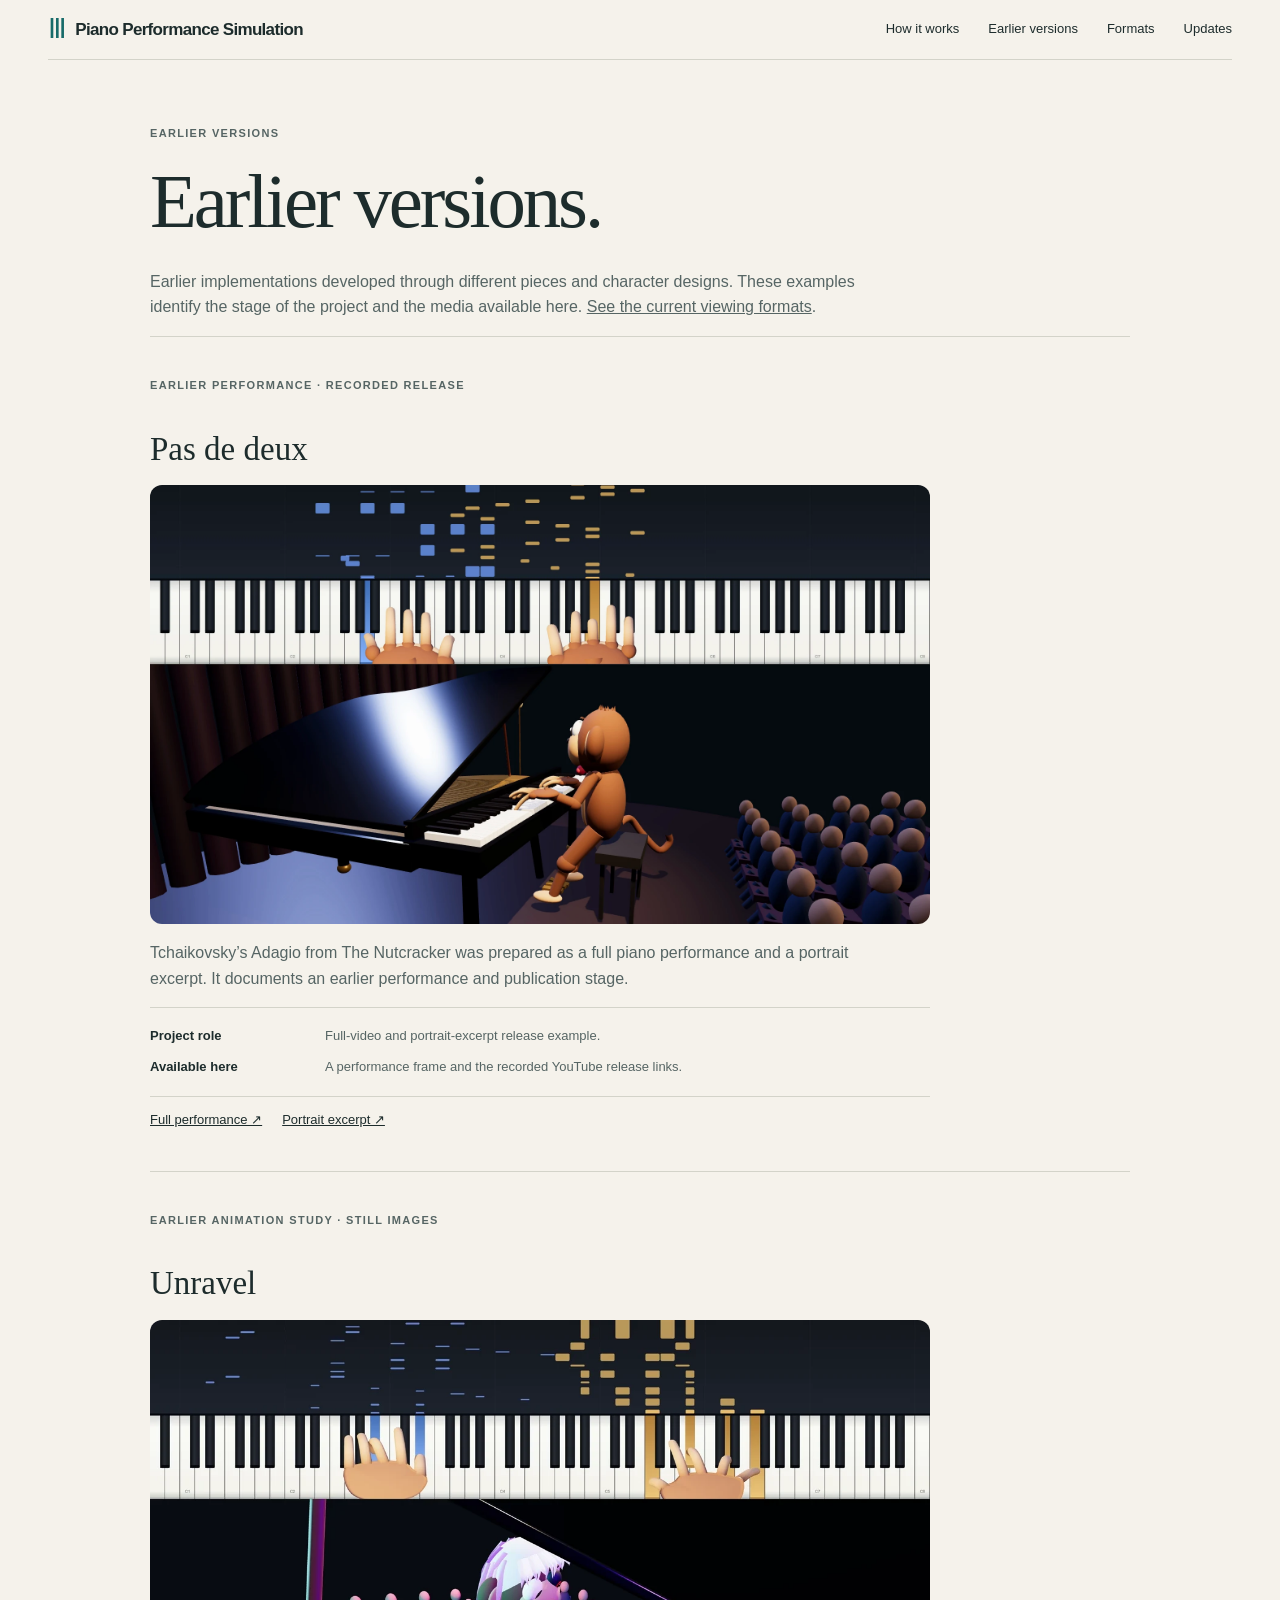
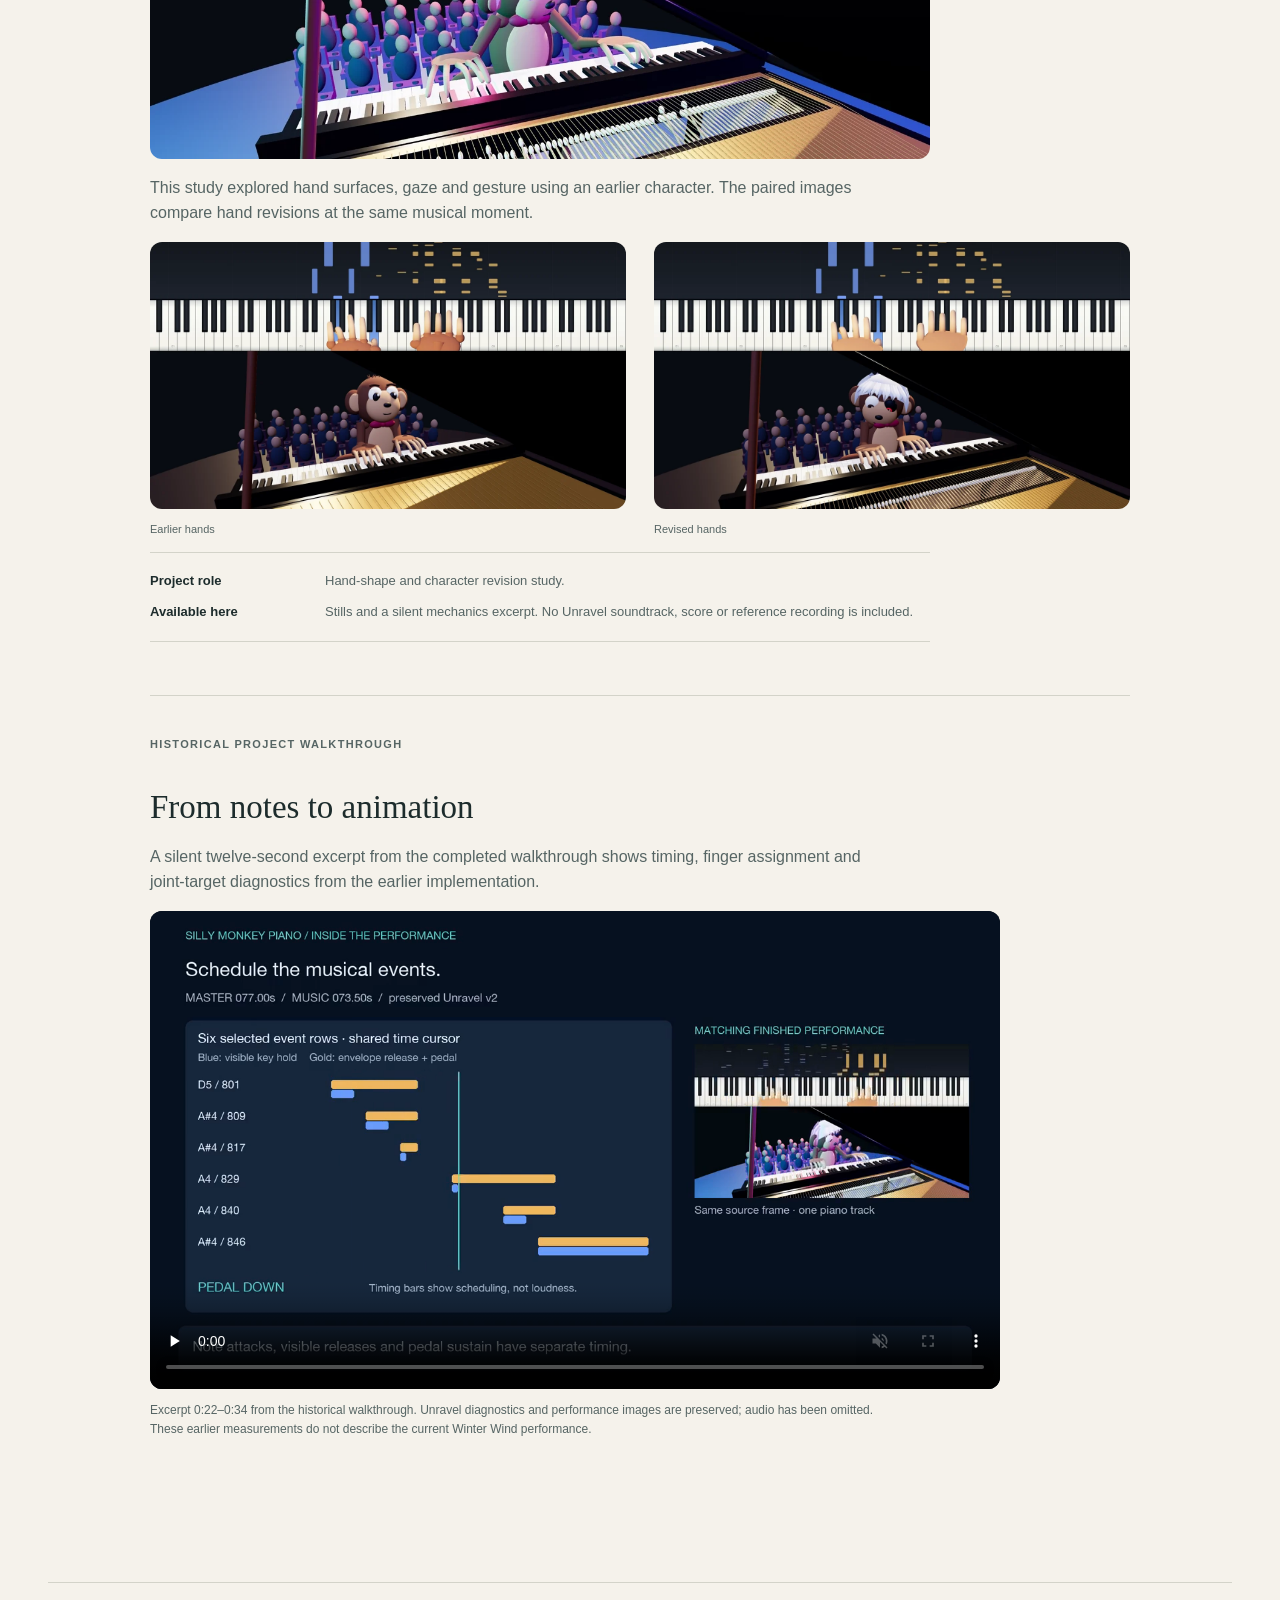
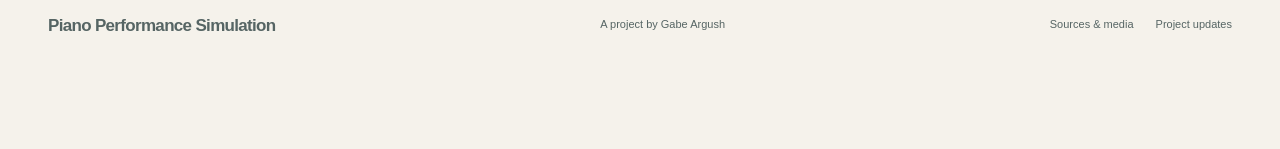
<file: work.html>
<!doctype html><html lang="en"><head><meta charset="utf-8"><meta name="viewport" content="width=device-width,initial-scale=1"><title>Earlier versions — Piano Performance Simulation</title><link rel="stylesheet" href="style.css?v=5"></head><body><a class="skip" href="#main">Skip to the content</a><header class="site-header wrap"><a class="brand" href="index.html"><span class="piano-mark" aria-hidden="true">Ⅲ</span>Piano Performance Simulation</a><nav aria-label="Main navigation"><a href="index.html#process">How it works</a><a href="work.html">Earlier versions</a><a href="index.html#performance">Formats</a><a href="release-log.html">Updates</a></nav></header><main id="main" class="page-main wrap"><p class="eyebrow">Earlier versions</p><h1>Earlier versions.</h1><p>Earlier implementations developed through different pieces and character designs. These examples identify the stage of the project and the media available here. <a href="index.html#performance">See the current viewing formats</a>.</p>

<section id="pas-de-deux" class="work-detail"><p class="eyebrow">Earlier performance · recorded release</p><h2>Pas de deux</h2><img src="assets/pas-de-deux.webp" alt="Actual frame from Krystian’s Pas de deux piano performance"><p>Tchaikovsky’s Adagio from The Nutcracker was prepared as a full piano performance and a portrait excerpt. It documents an earlier performance and publication stage.</p><dl class="example-facts"><dt>Project role</dt><dd>Full-video and portrait-excerpt release example.</dd><dt>Available here</dt><dd>A performance frame and the recorded YouTube release links.</dd></dl><div class="links"><a href="https://www.youtube.com/watch?v=HDk-hF4u3xo">Full performance ↗</a><a href="https://www.youtube.com/shorts/YMQtBszqTaQ">Portrait excerpt ↗</a></div></section>
<section id="unravel" class="work-detail"><p class="eyebrow">Earlier animation study · still images</p><h2>Unravel</h2><img src="assets/unravel.webp" alt="Earlier Unravel animation with its original character design"><p>This study explored hand surfaces, gaze and gesture using an earlier character. The paired images compare hand revisions at the same musical moment.</p><div class="work-grid"><figure><img src="assets/unravel-before.webp" alt="Earlier Unravel hand shapes"><figcaption>Earlier hands</figcaption></figure><figure><img src="assets/unravel-after.webp" alt="Revised Unravel hand shapes"><figcaption>Revised hands</figcaption></figure></div><dl class="example-facts"><dt>Project role</dt><dd>Hand-shape and character revision study.</dd><dt>Available here</dt><dd>Stills and a silent mechanics excerpt. No Unravel soundtrack, score or reference recording is included.</dd></dl></section>
<section id="demo" class="work-detail"><p class="eyebrow">Historical project walkthrough</p><h2>From notes to animation</h2><p>A silent twelve-second excerpt from the completed walkthrough shows timing, finger assignment and joint-target diagnostics from the earlier implementation.</p><video controls playsinline preload="none" muted poster="assets/mechanics-timing.png" aria-label="Silent earlier mechanics walkthrough"><source src="assets/mechanics-walkthrough.mp4" type="video/mp4"></video><p class="context-note">Excerpt 0:22–0:34 from the historical walkthrough. Unravel diagnostics and performance images are preserved; audio has been omitted. These earlier measurements do not describe the current Winter Wind performance.</p></section></main><footer class="site-footer wrap"><a class="brand" href="index.html">Piano Performance Simulation</a><span>A project by Gabe Argush</span><div><a href="evidence.html">Sources & media</a><a href="release-log.html">Project updates</a></div></footer></body></html>
</file>
<file: style.css>
:root{--paper:#f5f2eb;--ink:#1d2c2c;--muted:#566564;--line:#d3d3c9;--teal:#176b69;--cyan:#6bdbe5;--amber:#ffc270;font:16px/1.6 -apple-system,BlinkMacSystemFont,"Segoe UI",sans-serif;color:var(--ink);background:var(--paper);font-synthesis:none}*{box-sizing:border-box}body{margin:0}html{scroll-behavior:smooth;scroll-padding-top:26px}a{color:inherit}button,select,input{font:inherit}button{cursor:pointer}button,a,input,select{outline-offset:5px}a:focus-visible,button:focus-visible,input:focus-visible,select:focus-visible,video:focus-visible,figure:focus-visible{outline:3px solid var(--teal)}img,video{display:block;max-width:100%}[hidden]{display:none!important}.wrap{width:min(1320px,calc(100% - 96px));margin-inline:auto}.skip{position:absolute;left:-9999px;z-index:20;background:#fff;padding:12px 20px}.skip:focus{left:16px;top:12px}.site-header{display:flex;justify-content:space-between;align-items:center;gap:24px;padding-block:26px;border-bottom:1px solid var(--line)}.brand{text-decoration:none;font-size:17px;font-weight:650;letter-spacing:-.035em;display:inline-flex;align-items:center;gap:11px}.piano-mark{font-size:27px;line-height:1;letter-spacing:-.1em;color:var(--teal)}nav{display:flex;gap:29px}nav a{text-decoration:none;font-size:13px}nav a:hover,.site-footer a:hover{text-decoration:underline;text-underline-offset:5px}.eyebrow{font-size:11px;font-weight:600;letter-spacing:.12em;text-transform:uppercase;color:var(--muted);margin:0 0 19px}.hero{display:grid;grid-template-columns:.8fr 1.45fr;gap:60px;align-items:center;padding-block:65px 78px}.hero h1{font:400 clamp(80px,8.4vw,126px)/.91 Georgia,"Times New Roman",serif;letter-spacing:-.065em;margin:22px 0 28px}.hero h1 em{font-weight:400;color:var(--teal)}.hero-lead{font-size:21px;line-height:1.4;letter-spacing:-.02em;margin:0 0 18px}.hero-note{font-size:14px;max-width:300px;color:var(--muted)}.hero-facts{display:flex;gap:15px;flex-wrap:wrap;margin:26px 0 27px;font-size:11px;color:var(--muted)}.hero-facts span+span:before{content:'·';padding-right:15px}.text-link{display:inline-flex;align-items:center;gap:25px;text-decoration:none;color:var(--teal);border:0;border-bottom:1px solid currentColor;padding:7px 0;background:transparent;font-size:13px;font-weight:600}.text-link:hover{color:#204f4e}.player-card{min-width:0}.player-stage{background:#111a1f;border-radius:14px;overflow:hidden;box-shadow:0 16px 55px #192d2812}.player-stage video{width:100%;aspect-ratio:16/9;object-fit:contain}.player-stage.portrait-mode{display:flex;justify-content:center;max-height:700px}.player-stage.portrait-mode video{width:auto;height:min(70vh,700px);aspect-ratio:9/16}.player-toolbar{display:flex;justify-content:space-between;gap:16px;align-items:center;padding:18px 0 12px}.layer-controls{display:flex;gap:3px;background:#e7e8df;padding:4px;border-radius:9px}.layer-controls button{border:0;border-radius:6px;padding:10px 13px;min-height:44px;font-size:12px;white-space:nowrap;color:#3a504e;background:transparent}.layer-controls button[aria-pressed=true]{background:var(--ink);color:#fff}.layer-controls button:hover{box-shadow:inset 0 0 0 1px #aab9b2}.sound-choice{font-size:11px;color:var(--muted);display:flex;flex-direction:column;gap:4px}.sound-choice select{border:1px solid #bfc9c2;border-radius:6px;min-height:36px;background:transparent;color:var(--ink);font-size:12px;padding:5px 8px;max-width:140px}.playback-row{display:flex;align-items:center;gap:17px;flex-wrap:wrap;padding:10px 0 0}.primary{background:var(--teal);color:#fff;border:0;border-radius:7px;min-height:44px;padding:11px 18px;font-size:12px;font-weight:650;display:inline-flex;gap:24px;align-items:center}.primary:hover{background:#155b59}.quiet-button{background:transparent;border:0;border-bottom:1px solid #91a69b;padding:6px 0;min-height:44px;font-size:12px;color:#3c5651}.playback-row [role=status]{font-size:11px;color:var(--muted);flex-basis:100%}.layer-description{font-size:12px;color:var(--muted);margin:10px 0 0;max-width:560px}.intro,.layers-section,.revision-section,.other-section{padding-block:68px;border-top:1px solid var(--line)}.intro-grid{display:grid;grid-template-columns:1fr 1fr;gap:90px}.intro h2,.section-heading h2{font:400 clamp(38px,4.2vw,62px)/1.05 Georgia,"Times New Roman",serif;letter-spacing:-.045em;margin:0}.intro-grid>div p{margin:0 0 18px;color:var(--muted);font-size:15px;max-width:560px}.intro-grid>div .large-copy{font-size:23px;line-height:1.4;color:var(--ink);letter-spacing:-.025em}.section-heading{display:flex;justify-content:space-between;gap:60px;align-items:end;margin-bottom:36px}.section-heading>p,.section-heading>div:last-child>p{font-size:15px;color:var(--muted);max-width:440px;margin:0 0 15px}.process-tabs{display:grid;grid-template-columns:repeat(4,1fr);border-block:1px solid var(--line)}.process-tabs button{background:transparent;border:0;border-bottom:3px solid transparent;padding:19px 10px;text-align:left;font-size:13px;font-weight:600;color:var(--muted);min-height:62px}.process-tabs button span{margin-right:13px;font-size:11px;color:#758783}.process-tabs button[aria-selected=true]{border-color:var(--teal);color:var(--teal)}.process-panel{display:grid;grid-template-columns:.8fr 1.3fr;gap:70px;padding-top:36px;align-items:center;min-height:380px}.panel-copy h3{font:400 36px/1.12 Georgia,serif;letter-spacing:-.03em;margin:0 0 24px}.panel-copy p{color:var(--muted);font-size:14px;margin:0 0 18px;max-width:370px}.small-caption{font-size:11px;color:var(--muted)}figure{margin:0}figure img{width:100%;border-radius:10px}figcaption{font-size:11px;color:var(--muted);margin-top:12px}.event-figure{overflow-x:auto;padding:20px;background:#ecece4;border-radius:11px}.event-figure img{min-width:600px;border-radius:0}.event-figure figcaption{display:flex;gap:8px;align-items:center}.dot{display:inline-block;width:8px;height:8px;border-radius:50%;margin-left:12px}.cyan{background:var(--cyan)}.amber{background:var(--amber)}.notes-figure{background:#101b23;padding:16px;border-radius:12px}.notes-figure img{object-fit:contain;max-height:335px}.notes-figure figcaption{color:#d2dfde}.comparison{position:relative;overflow:hidden;border-radius:14px;cursor:col-resize;touch-action:pan-y;background:#152023}.comparison>img,.before-image img{width:100%;aspect-ratio:16/9;object-fit:cover;border-radius:0}.before-image{position:absolute;inset:0;clip-path:inset(0 50% 0 0)}.compare-tag{position:absolute;top:22px;background:#f6f4ecee;border-radius:5px;font-size:11px;font-weight:600;padding:7px 12px}.before-tag{left:22px}.after-tag{right:22px}.compare-divider{position:absolute;left:50%;top:0;bottom:0;width:2px;background:white}.compare-divider:after{content:'↔';position:absolute;top:50%;left:-21px;width:44px;height:44px;border-radius:50%;display:grid;place-items:center;background:#f5f2eb;color:#294743;font-size:22px;box-shadow:0 2px 18px #0003}.compare-range{display:flex;align-items:center;gap:24px;font-size:12px;margin-top:21px}.compare-range input{flex:1;accent-color:var(--teal);min-width:40px}.work-grid{display:grid;grid-template-columns:1fr 1fr;gap:28px}.work-card{display:block;text-decoration:none;background:#ebece4;border-radius:12px;overflow:hidden}.work-card>img{width:100%;aspect-ratio:16/9;object-fit:cover}.work-card>div{position:relative;padding:24px 27px 29px}.work-card .eyebrow{font-size:10px}.work-card h3{font:400 36px/1.1 Georgia,serif;letter-spacing:-.035em;margin:12px 0 15px}.work-card p{font-size:13px;color:var(--muted);max-width:340px;margin:0}.card-arrow{position:absolute;right:27px;top:62px;font-size:26px;color:var(--teal)}.work-card:hover h3{text-decoration:underline;text-underline-offset:6px}.warm-card{background:#ede5db}.watch-elsewhere{display:flex;gap:35px;align-items:center;padding:36px 0 60px}.watch-elsewhere p{font-size:13px;color:var(--muted);margin:0 auto 0 0}.watch-elsewhere a{font:400 26px Georgia,serif;text-decoration:none}.watch-elsewhere a:hover{text-decoration:underline}.site-footer{display:flex;gap:25px;align-items:center;justify-content:space-between;border-top:1px solid var(--line);padding-block:29px 40px;font-size:11px;color:var(--muted)}.site-footer>div{display:flex;gap:22px}.site-footer a{text-decoration:none}.page-main{max-width:980px;padding-block:65px 90px}.page-main h1{font:400 clamp(48px,6vw,82px)/1.03 Georgia,serif;letter-spacing:-.04em;margin:15px 0 28px}.page-main h2{font:400 33px/1.2 Georgia,serif;margin:35px 0 16px}.page-main p{color:var(--muted);max-width:730px}.log-entry{border-top:1px solid var(--line);padding-block:30px;display:grid;grid-template-columns:185px 1fr;gap:35px}.log-meta{display:flex;flex-direction:column;font-size:12px;gap:10px;color:var(--muted)}.log-status{font-size:10px;letter-spacing:.08em;text-transform:uppercase}.log-entry h2{margin:0 0 15px;font-size:29px}.log-entry p{font-size:14px;margin:0 0 14px}.log-links{padding:0;list-style:none;display:flex;flex-wrap:wrap;gap:16px;font-size:12px}.history-note{font-size:12px;margin:40px 0}.work-detail{padding-block:40px;border-top:1px solid var(--line);scroll-margin-top:35px}.work-detail img{width:100%;border-radius:12px;max-width:780px}.work-detail video{width:100%;max-width:850px;border-radius:12px;background:#10171d}.work-detail .links{display:flex;gap:20px;flex-wrap:wrap;font-size:13px}.work-detail details{border:1px solid var(--line);border-radius:10px;padding:18px 20px;margin-top:24px}.work-detail summary{cursor:pointer;font-size:14px}.work-detail details video{margin-top:20px}.context-note{font-size:12px}
@media(max-width:1100px){.wrap{width:calc(100% - 56px)}.hero{gap:35px;grid-template-columns:.75fr 1.3fr}.hero h1{font-size:94px}.player-toolbar{flex-direction:column;align-items:stretch}.sound-choice{flex-direction:row;align-items:center;justify-content:space-between}.sound-choice select{max-width:none}.intro-grid,.process-panel{gap:40px}.process-tabs button{font-size:12px}.process-tabs button span{margin-right:7px}.section-heading{gap:35px}.layer-controls button{flex:1}}
@media(max-width:760px){.wrap{width:calc(100% - 36px)}.site-header{flex-wrap:wrap;padding-block:19px;gap:17px}.site-header nav{width:100%;justify-content:space-between;gap:12px}nav a{font-size:12px}.hero{grid-template-columns:1fr;gap:30px;padding-block:37px 48px}.hero h1{font-size:clamp(76px,20vw,112px);margin:16px 0 22px;line-height:.92}.hero h1 br{display:none}.hero h1 em{margin-left:.1em}.hero-lead{font-size:20px}.hero-note{max-width:480px}.hero-facts{margin:19px 0;font-size:11px}.hero-copy .text-link{font-size:12px}.player-toolbar{padding-top:14px}.player-stage{border-radius:10px}.layer-controls{width:100%}.layer-controls button{padding:10px 9px}.playback-row{gap:16px}.intro,.layers-section,.revision-section,.other-section{padding-block:46px}.intro-grid,.process-panel{grid-template-columns:1fr;gap:26px}.intro h2,.section-heading h2{font-size:42px}.intro-grid>div .large-copy{font-size:23px}.section-heading{align-items:start;flex-direction:column;gap:22px}.section-heading>p{margin:0}.process-tabs{grid-template-columns:repeat(2,1fr)}.process-tabs button{padding:14px 8px;min-height:54px;font-size:12px}.process-panel{padding-top:27px;min-height:0}.panel-copy h3{font-size:32px;margin-bottom:20px}.panel-copy p{max-width:100%}.event-figure{padding:13px}.notes-figure img{max-height:none}.compare-range{flex-direction:column;align-items:stretch;gap:12px}.compare-range input{flex:none;width:100%}.compare-tag{top:10px;padding:5px 9px;font-size:10px}.before-tag{left:10px}.after-tag{right:10px}.work-grid{grid-template-columns:1fr;gap:22px}.watch-elsewhere{flex-wrap:wrap;gap:22px;padding:22px 0 45px}.watch-elsewhere p{width:100%}.site-footer{align-items:start;flex-direction:column;gap:16px}.page-main{padding-block:35px 55px}.page-main h1{font-size:55px}.log-entry{grid-template-columns:1fr;gap:15px}.log-meta{flex-direction:row;flex-wrap:wrap;gap:14px}.log-entry h2{font-size:28px}.work-detail{padding-block:28px}.work-detail details{padding:14px}.player-stage.portrait-mode video{height:68svh;max-height:650px}}
@media(prefers-reduced-motion:reduce){html{scroll-behavior:auto}}

.hero>*,.intro-grid>*,.process-panel>*{min-width:0}
@media(min-width:761px) and (max-width:1000px){.hero{grid-template-columns:1fr;gap:32px}.hero-copy{max-width:680px}.hero h1{font-size:100px}.hero h1 br{display:none}.hero h1 em{margin-left:.1em}.hero-note{max-width:480px}.player-toolbar{flex-direction:row;align-items:center}.sound-choice{flex-direction:column}.layer-controls{width:auto}.playback-row [role=status]{flex-basis:auto}.section-heading h2{font-size:48px}}
.process-tabs button span{color:#526964}
@media(max-width:760px){.hero h1{font-size:clamp(64px,17vw,82px)}.hero h1 br{display:initial}.hero h1 em{margin-left:0}.hero-note,.hero-copy>.text-link{display:none}.hero-facts{margin:17px 0 0}}

.hero-preview{min-width:0}.hero-animation{position:relative;border-radius:14px;overflow:hidden;background:#111a1f;box-shadow:0 16px 55px #192d2812;aspect-ratio:16/9}.hero-poster{width:100%;height:100%;object-fit:cover}.hero-animation video{position:absolute;inset:0;width:100%;height:100%;object-fit:cover;opacity:0}.hero-preview[data-state=playing] video{opacity:1}.hero-actions{display:flex;gap:22px;align-items:center;flex-wrap:wrap;margin-top:20px}.hero-preview-status{font-size:12px;color:var(--muted);margin:12px 0 0}.full-performance{padding-block:68px;border-top:1px solid var(--line)}.full-performance .player-card{max-width:1000px;margin-inline:auto}.full-performance .player-toolbar{flex-direction:row;align-items:center}.full-performance .sound-choice{flex-direction:column}.hero-full-cta{max-width:100%}@media(max-width:760px){.hero-copy>.hero-full-cta{display:inline-flex;margin-top:19px}.hero{gap:25px}.hero-animation{border-radius:10px}.full-performance{padding-block:46px}.full-performance .player-toolbar{flex-direction:column;align-items:stretch}.full-performance .sound-choice{flex-direction:row}.hero-actions{margin-top:14px;gap:18px}}@media(prefers-reduced-motion:reduce){.hero-animation video{opacity:0!important}}

/* Project-led content added in v4; existing media/control layouts are retained. */
.hero h1{font-size:clamp(52px,5.4vw,78px);line-height:.98;letter-spacing:-.055em}.hero h1 br{display:initial}.hero h1 em{margin-left:0}.hero-lead{font-size:22px;max-width:430px}.demo-caption{font-size:12px;color:var(--muted);margin:6px 0 0}.pipeline-map{display:grid;grid-template-columns:repeat(5,minmax(0,1fr));gap:22px;list-style:none;padding:0;margin:45px 0 0;counter-reset:stage}.pipeline-map li{border-top:2px solid var(--line);padding-top:16px;counter-increment:stage;min-width:0}.pipeline-map li:before{content:'0' counter(stage);color:var(--teal);font-size:11px}.pipeline-map h3{font-size:15px;line-height:1.35;margin:12px 0 10px}.pipeline-map p{font-size:13px;color:var(--muted);margin:0}.process-tabs{grid-template-columns:repeat(5,minmax(0,1fr))}.hero-preview,.pipeline-map li,.example-facts dd{min-width:0}.example-facts{display:grid;grid-template-columns:150px minmax(0,1fr);gap:10px 25px;padding-block:18px;border-block:1px solid var(--line);max-width:780px;font-size:13px}.example-facts dt{font-weight:600}.example-facts dd{margin:0;color:var(--muted)}.source-section{padding-block:15px;border-top:1px solid var(--line);margin-top:32px}.source-section h2{margin-top:15px}.source-register dt{font-weight:600;font-size:15px;margin-top:25px}.source-register dd{margin:8px 0 20px;color:var(--muted);font-size:14px;max-width:730px}.log-entry h3{font:400 29px/1.2 Georgia,serif;letter-spacing:-.02em;margin:0 0 15px}.log-kind{font-size:11px;color:var(--teal)}.log-nav{display:flex;gap:25px;font-size:13px;margin:28px 0 40px}.page-main section{scroll-margin-top:35px}
@media(min-width:761px) and (max-width:1000px){.pipeline-map{grid-template-columns:repeat(2,minmax(0,1fr))}.pipeline-map li:last-child{grid-column:1/-1}}
@media(max-width:760px){.hero h1{font-size:clamp(42px,11.8vw,54px)}.hero-lead{font-size:20px}.hero-copy>.hero-full-cta{font-size:12px;gap:16px}.pipeline-map{grid-template-columns:1fr;gap:23px;margin-top:32px}.pipeline-map h3{margin:8px 0}.pipeline-map li{padding-top:12px}.process-tabs{grid-template-columns:repeat(2,minmax(0,1fr))}.process-tabs button:last-child{grid-column:1/-1}.example-facts{grid-template-columns:1fr;gap:5px}.example-facts dd{margin-bottom:11px}.page-main h1{font-size:clamp(40px,10vw,55px)}.log-entry h3{font-size:27px}.site-header nav{gap:8px}}

/* v5 compact introduction and one mechanics section */
.site-header{padding-block:16px}.brand{letter-spacing:-.04em}.hero{padding-block:24px 38px;gap:36px;align-items:start}.hero h1{font-size:clamp(48px,4vw,64px);line-height:1;letter-spacing:-.05em;margin:12px 0 20px}.hero-lead{font-size:21px}.hero-preview .hero-facts{margin:13px 0 0;gap:11px}.hero-actions{margin-top:13px}.demo-caption{font-size:11px}.layers-section{padding-top:42px}.process-panel video{width:100%;border-radius:10px;background:#101b23}.player-stage{position:relative;aspect-ratio:16/9;display:block}.player-stage video{width:100%;height:100%;aspect-ratio:auto;object-fit:contain}.player-stage video.buffer-active{position:relative;opacity:1}.player-stage video.buffer-inactive{position:absolute;inset:0;opacity:0;pointer-events:none}.player-stage.portrait-mode{display:block;aspect-ratio:auto;height:min(70vh,700px);max-height:700px}.player-stage.portrait-mode video{width:100%;height:100%;aspect-ratio:auto}.process-tabs button{overflow-wrap:normal}.full-performance .player-toolbar{justify-content:flex-start}
@media(max-width:760px){.site-header{padding-block:14px}.brand{font-size:16px}.hero{padding-block:20px 30px;gap:20px}.hero h1{font-size:clamp(36px,10vw,48px);margin:10px 0 17px}.hero-lead{font-size:18px}.hero-preview .hero-facts{font-size:10px;gap:9px}.hero-facts span+span:before{padding-right:9px}.process-tabs button{font-size:11px;padding-inline:7px}.process-tabs button span{margin-right:5px}.player-stage.portrait-mode{height:68svh;max-height:650px}.hero-copy>.hero-full-cta{margin-top:9px}.page-main h1{font-size:clamp(36px,9vw,50px)}}

/* Individually playable mechanics excerpts */
.mechanics-demos{padding-block:28px 48px}.demo-grid{display:grid;grid-template-columns:repeat(3,minmax(0,1fr));gap:24px}.demo-card{min-width:0}.demo-card h3{font-size:21px;line-height:1.2;margin:0 0 10px}.demo-card p{font-size:14px;line-height:1.55;min-height:66px}.demo-card figure{margin:18px 0 0}.demo-card video{display:block;width:100%;aspect-ratio:16/9;border-radius:10px;background:#101b23}.demo-card figcaption{font-size:11px;line-height:1.5;margin-top:10px;color:var(--muted)}@media(max-width:1000px){.demo-grid{grid-template-columns:1fr;gap:32px}.demo-card p{min-height:0}.demo-card video{max-width:900px}}

/* Shared inline demonstration playback */
.demo-playback{display:flex;align-items:center;gap:14px;flex-wrap:wrap;margin-top:22px}.demo-playback label,.demo-playback span{font-size:12px}.demo-playback input{flex:1;min-width:130px;accent-color:var(--teal)}.demo-card video{pointer-events:none}.demo-playback button:focus-visible,.demo-playback input:focus-visible{outline:3px solid var(--teal);outline-offset:4px}@media(prefers-reduced-motion:reduce){.demo-card video{scroll-behavior:auto}}
/* Keep embedded diagnostic labels readable at their recorded size. */
.mechanics-demos .demo-grid{grid-template-columns:1fr;gap:36px}.mechanics-demos .demo-card p{min-height:0;max-width:720px}.mechanics-demos .demo-card figure{margin-top:14px}.mechanics-demos .demo-card video{max-width:1100px}.mechanics-demos .demo-card figcaption{margin-bottom:0}
.mechanics-demos .demo-playback{position:sticky;top:10px;z-index:3;background:var(--paper,#f5f2eb);padding:12px 14px;margin:0 0 24px;border-radius:10px;box-shadow:0 2px 14px #14252d14}
/* One shared performance, persistent scroll controls and combined diagnostic. */
.combined-diagnostic{overflow:hidden;border-radius:14px;background:#0b151f}.combined-diagnostic canvas{display:block;width:100%;height:auto}.combined-diagnostic>.context-note{color:#b8c9d9;margin:0;padding:14px 18px}.master-controls{position:fixed;bottom:14px;left:50%;transform:translateX(-50%);z-index:20;display:flex;align-items:center;gap:12px;width:min(1050px,calc(100% - 28px));padding:12px 16px;background:#14231cf2;color:#fff;border-radius:14px;box-shadow:0 4px 24px #0003}.master-controls button,.master-controls select{background:#f5f2eb;color:#14231c;border:0;border-radius:7px;padding:9px 12px;font:inherit;font-size:12px;white-space:nowrap}.master-controls input{flex:1;min-width:65px;accent-color:#7ee2d5}.master-controls span,.master-controls label{font-size:12px;white-space:nowrap}.site-footer{padding-bottom:110px}.sr-only{position:absolute;width:1px;height:1px;padding:0;margin:-1px;overflow:hidden;clip:rect(0,0,0,0);white-space:nowrap;border:0}.master-controls :focus-visible{outline:3px solid #ffc477;outline-offset:3px}@media(max-width:760px){.master-controls{gap:7px;flex-wrap:wrap;padding:10px}.master-controls input{min-width:90px}.master-controls select{padding:7px}.master-controls label[for=master-rate]{display:none}.master-controls button{padding:8px}.combined-diagnostic canvas{min-width:0}.combined-diagnostic{overflow:hidden}.combined-diagnostic .context-note{min-width:0}}
</file>
